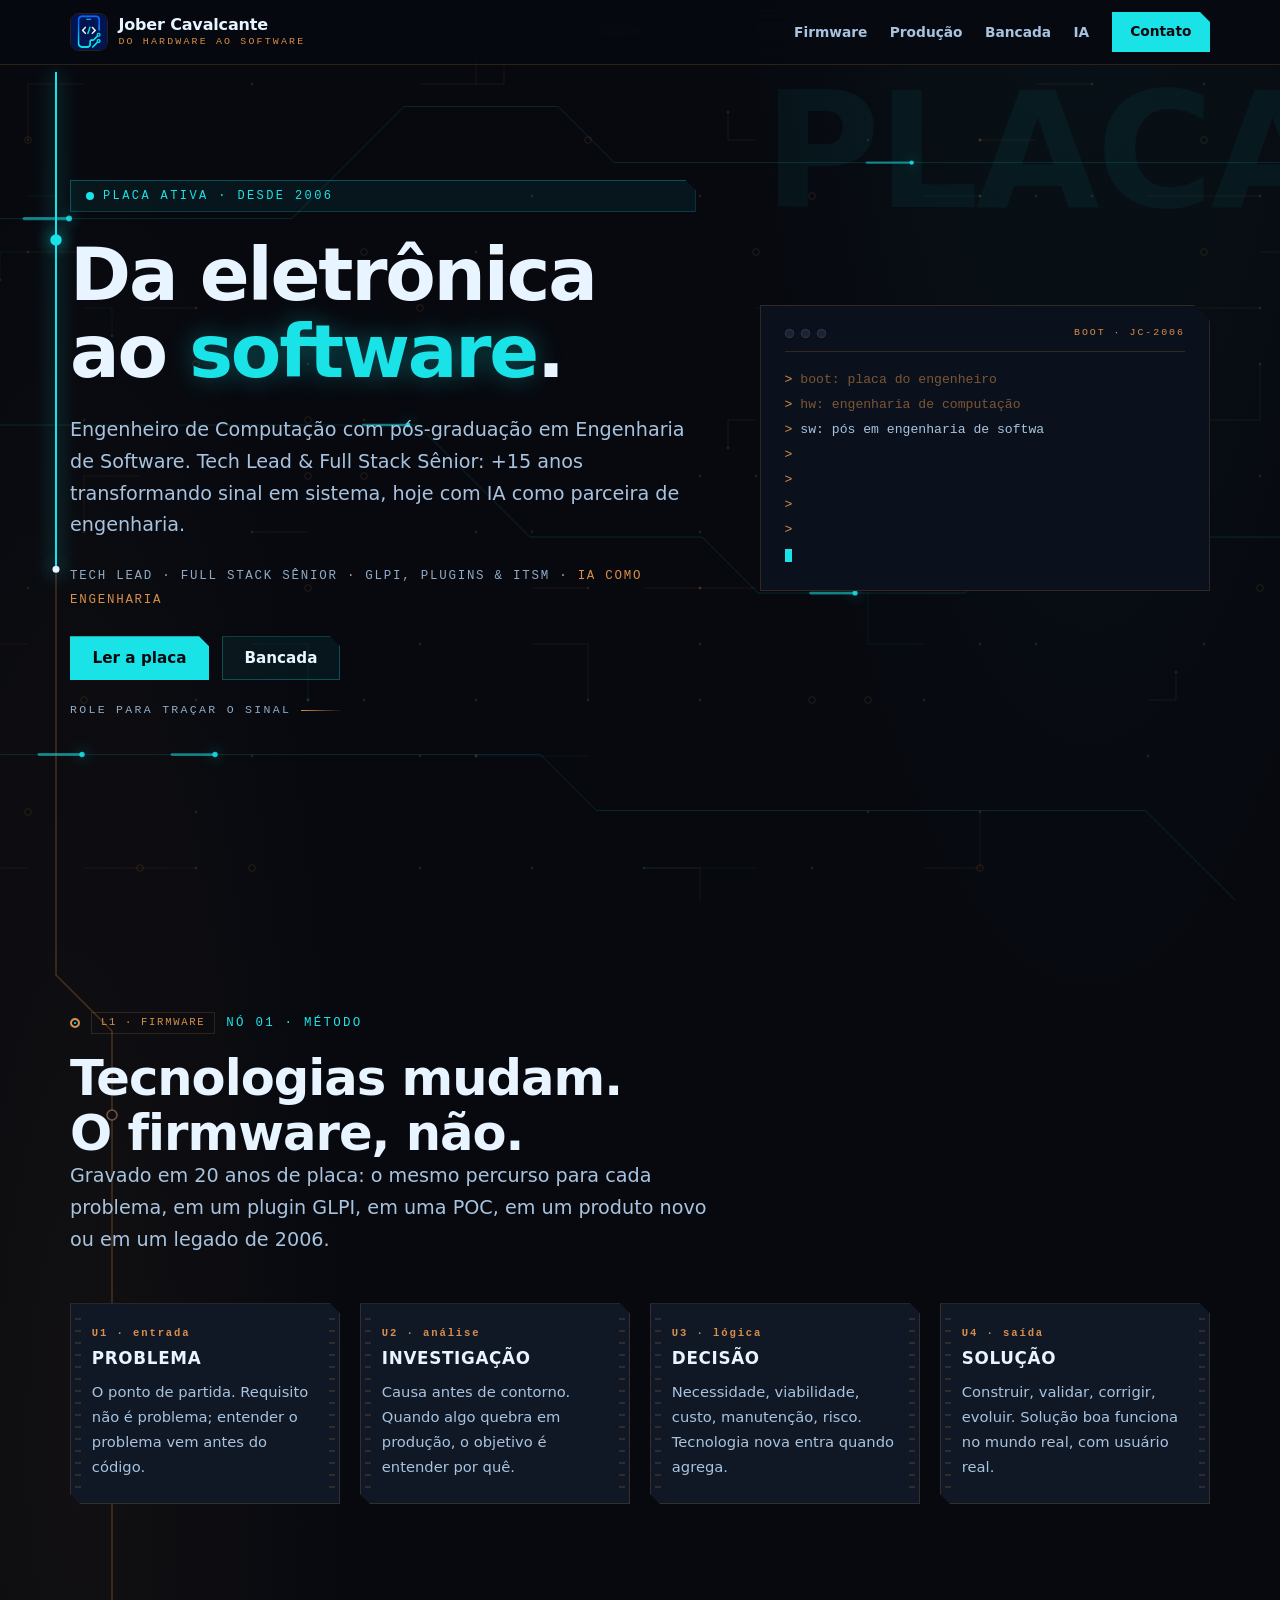
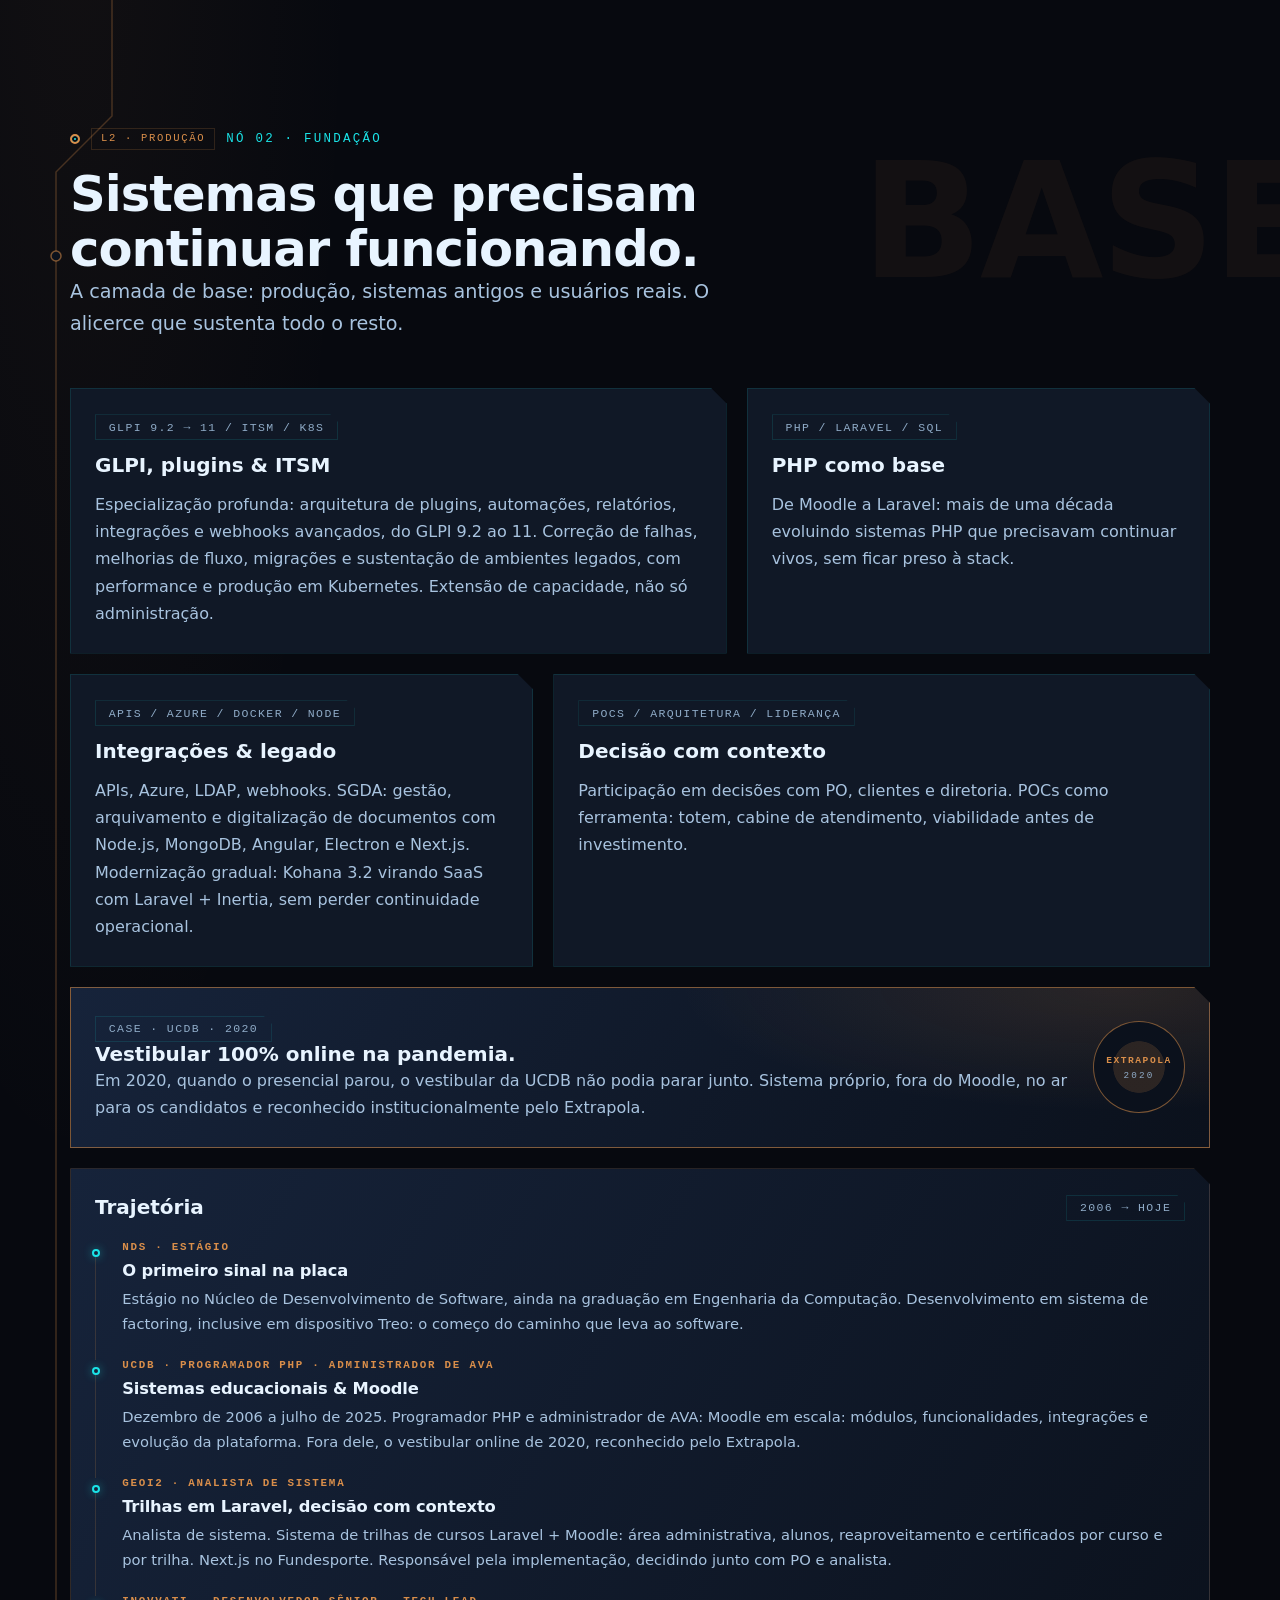
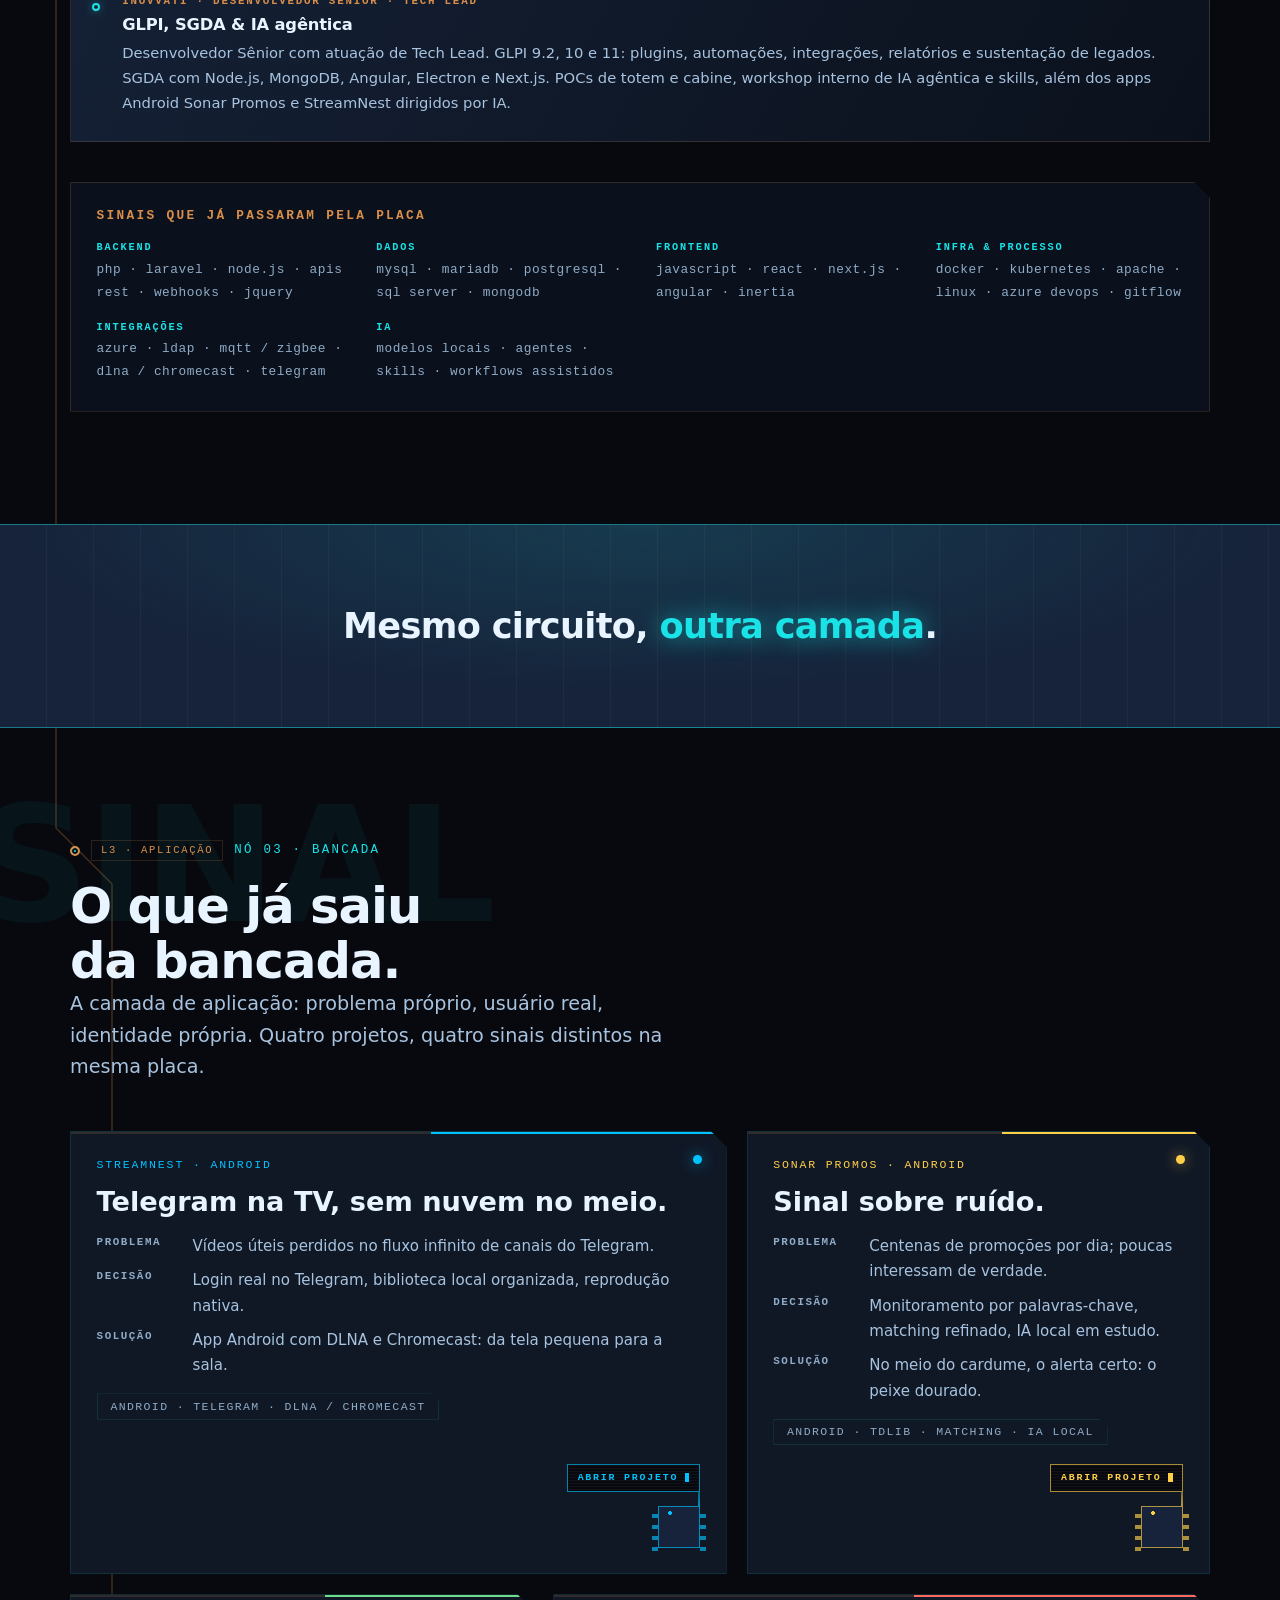
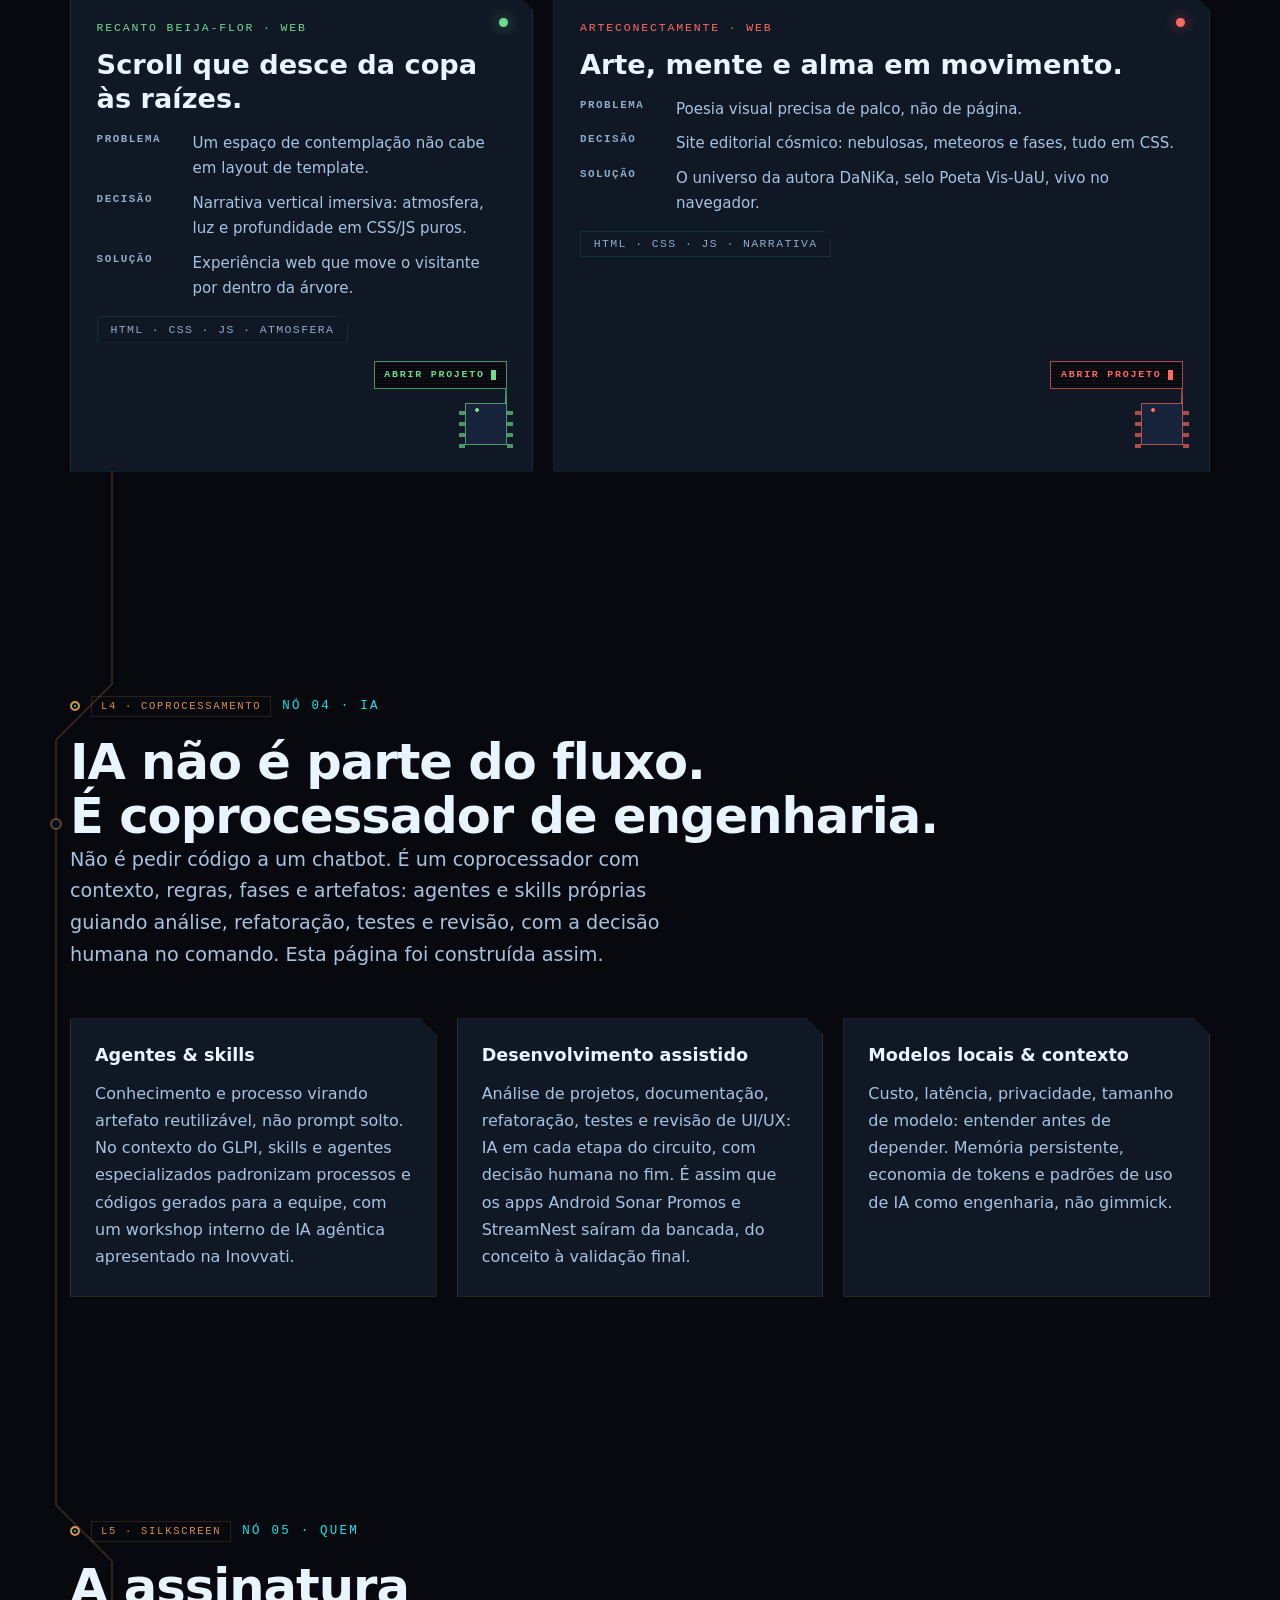
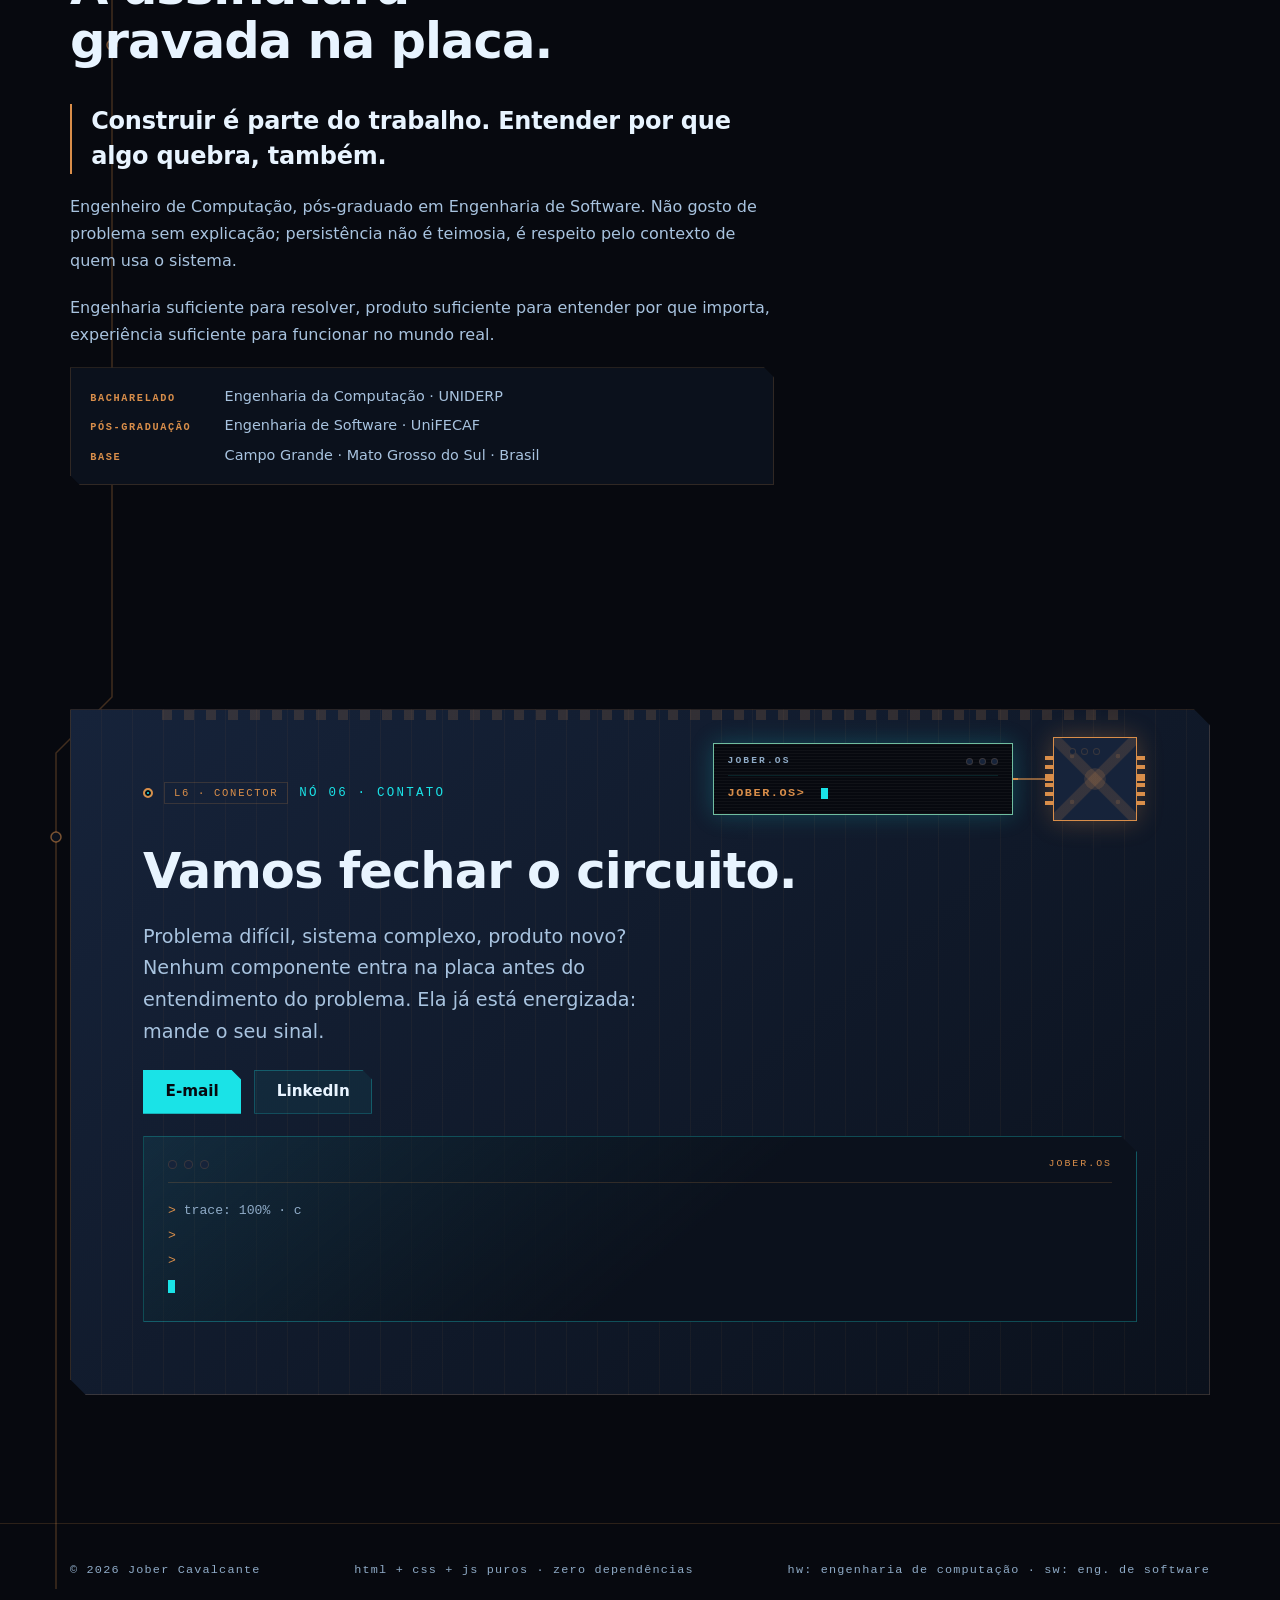
<file: site/index.html>
<!DOCTYPE html>
<html lang="pt-BR" class="no-js">
<head>
  <meta charset="UTF-8">
  <meta name="viewport" content="width=device-width, initial-scale=1">
  <title>Jober Cavalcante · Tech Lead & Full Stack Sênior · Do hardware ao software</title>
  <meta name="description" content="Engenheiro de Computação com pós em Engenharia de Software. Tech Lead e Full Stack Sênior: GLPI, ITSM, PHP, produtos próprios e IA como engenharia.">
  <link rel="canonical" href="https://jober.dev.br/">
  <meta property="og:title" content="Jober Cavalcante · A Placa do Engenheiro">
  <meta property="og:description" content="Do hardware ao software: Tech Lead & Full Stack Sênior com +15 anos de produção, produtos próprios e IA como engenharia.">
  <meta property="og:image" content="https://jober.dev.br/og.png?v=6">
  <meta property="og:image:alt" content="Cartão escuro com trilhas de circuito: logo de celular com código, nome Jober Cavalcante, título Do hardware ao software e terminal de boot com destaques da carreira.">
  <meta property="og:type" content="website">
  <meta property="og:url" content="https://jober.dev.br/">
  <meta name="twitter:card" content="summary_large_image">
  <meta name="theme-color" content="#07090f">
  <meta name="color-scheme" content="dark">
  <link rel="icon" type="image/png" href="assets/logo.png?v=9">
  <link rel="stylesheet" href="css/styles.css?v=7">
  <script>document.documentElement.classList.replace("no-js", "js");</script>
</head>
<body>
  <a class="skip-link" href="#conteudo">Pular para o conteúdo</a>

  <!-- pad PCB determinístico + pulsos (board-fx.js) -->
  <canvas id="board-canvas" class="board-canvas" aria-hidden="true"></canvas>

  <!-- trilha que se desenha com o scroll (script.js) -->
  <svg id="trace" aria-hidden="true"></svg>

  <header class="nav">
    <div class="container nav__inner">
      <a class="nav__brand" href="#topo" aria-label="Início · Jober Cavalcante">
        <img src="assets/logo.png?v=9" alt="" width="38" height="38">
        <span>Jober Cavalcante<small>do hardware ao software</small></span>
      </a>

      <nav aria-label="Navegação principal">
        <button class="nav-toggle" id="nav-toggle" aria-expanded="false" aria-controls="nav-menu" aria-label="Abrir menu">
          <svg width="20" height="20" viewBox="0 0 20 20" aria-hidden="true">
            <path d="M3 5h14M3 10h14M3 15h14" stroke="currentColor" stroke-width="2" stroke-linecap="round"/>
          </svg>
        </button>
        <ul class="nav-links" id="nav-menu">
          <li><a href="#metodo">Firmware</a></li>
          <li><a href="#fundacao">Produção</a></li>
          <li><a href="#bancada">Bancada</a></li>
          <li><a href="#ia">IA</a></li>
          <li><a class="btn btn--primary btn--nav" href="#contato">Contato</a></li>
        </ul>
      </nav>
    </div>
  </header>

  <main id="conteudo">

    <!-- ============ BOOT / HERO ============ -->
    <section class="hero" id="topo" aria-labelledby="hero-titulo">
      <span class="ghost" aria-hidden="true">PLACA</span>
      <div class="container hero__grid">
        <div class="hero__copy">
          <p class="eyebrow" data-reveal><span class="live-dot" aria-hidden="true"></span> placa ativa · desde 2006</p>
          <h1 id="hero-titulo" data-reveal>Da eletrônica<br>ao <em id="decode" aria-label="software">software</em>.</h1>
          <p class="lead" data-reveal>Engenheiro de Computação com pós-graduação em Engenharia de Software. Tech Lead &amp; Full Stack Sênior: +15 anos transformando sinal em sistema, hoje com IA como parceira de engenharia.</p>
          <p class="hero__meta" data-reveal>tech lead · full stack sênior · glpi, plugins &amp; itsm · <b>ia como engenharia</b></p>
          <div class="hero__actions" data-reveal>
            <a class="btn btn--primary" href="#metodo">Ler a placa</a>
            <a class="btn btn--ghost" href="#bancada">Bancada</a>
          </div>
          <p class="hero__scroll-hint" data-reveal>role para traçar o sinal</p>
        </div>

        <pre class="boot" id="boot" data-reveal aria-label="Sequência de boot ilustrativa do perfil"><span class="boot__bar" aria-hidden="true"><i></i><i></i><i></i><span>boot · jc-2006</span></span><span class="boot__line boot__line--hw">boot: placa do engenheiro</span><span class="boot__line boot__line--hw">hw: engenharia de computação</span><span class="boot__line boot__line--sw">sw: pós em engenharia de software</span><span class="boot__line boot__line--sw">stack: php · laravel · js · sql · android</span><span class="boot__line boot__line--ai">ia: agentes, skills e memória de projeto</span><span class="boot__line boot__line--ai">ia: engenharia assistida, não gimmick</span><span class="boot__line">status: pronto para resolver problemas</span><span class="boot__cursor" aria-hidden="true"></span></pre>
      </div>
    </section>

    <!-- ============ NÓ 01 · FIRMWARE (método) ============ -->
    <section id="metodo" aria-labelledby="metodo-titulo">
      <div class="container">
        <header class="section-head" data-reveal>
          <p class="kicker"><span class="kicker__pad" aria-hidden="true"></span><span class="kicker__layer">L1 · firmware</span> nó 01 · método</p>
          <h2 id="metodo-titulo">Tecnologias mudam.<br>O firmware, não.</h2>
          <p class="lead">Gravado em 20 anos de placa: o mesmo percurso para cada problema, em um plugin GLPI, em uma POC, em um produto novo ou em um legado de 2006.</p>
        </header>

        <ol class="chips">
          <li class="chip" data-reveal>
            <span class="chip__id">U1 · entrada</span>
            <h3>Problema</h3>
            <p>O ponto de partida. Requisito não é problema; entender o problema vem antes do código.</p>
          </li>
          <li class="chip" data-reveal>
            <span class="chip__id">U2 · análise</span>
            <h3>Investigação</h3>
            <p>Causa antes de contorno. Quando algo quebra em produção, o objetivo é entender por quê.</p>
          </li>
          <li class="chip" data-reveal>
            <span class="chip__id">U3 · lógica</span>
            <h3>Decisão</h3>
            <p>Necessidade, viabilidade, custo, manutenção, risco. Tecnologia nova entra quando agrega.</p>
          </li>
          <li class="chip" data-reveal>
            <span class="chip__id">U4 · saída</span>
            <h3>Solução</h3>
            <p>Construir, validar, corrigir, evoluir. Solução boa funciona no mundo real, com usuário real.</p>
          </li>
        </ol>
      </div>
    </section>

    <!-- ============ NÓ 02 · PRODUÇÃO (fundação) ============ -->
    <section id="fundacao" aria-labelledby="fundacao-titulo">
      <span class="ghost ghost--copper ghost--fundacao" aria-hidden="true">BASE</span>
      <div class="container">
        <header class="section-head" data-reveal>
          <p class="kicker"><span class="kicker__pad" aria-hidden="true"></span><span class="kicker__layer">L2 · produção</span> nó 02 · fundação</p>
          <h2 id="fundacao-titulo">Sistemas que precisam<br>continuar funcionando.</h2>
          <p class="lead">A camada de base: produção, sistemas antigos e usuários reais. O alicerce que sustenta todo o resto.</p>
        </header>

        <div class="found-grid">
          <article class="card card--wide" data-reveal>
            <span class="tag">glpi 9.2 → 11 / itsm / k8s</span>
            <h3>GLPI, plugins &amp; ITSM</h3>
            <p>Especialização profunda: arquitetura de plugins, automações, relatórios, integrações e webhooks avançados, do GLPI 9.2 ao 11. Correção de falhas, melhorias de fluxo, migrações e sustentação de ambientes legados, com performance e produção em Kubernetes. Extensão de capacidade, não só administração.</p>
          </article>

          <article class="card card--mid" data-reveal>
            <span class="tag">php / laravel / sql</span>
            <h3>PHP como base</h3>
            <p>De Moodle a Laravel: mais de uma década evoluindo sistemas PHP que precisavam continuar vivos, sem ficar preso à stack.</p>
          </article>

          <article class="card card--mid" data-reveal>
            <span class="tag">apis / azure / docker / node</span>
            <h3>Integrações &amp; legado</h3>
            <p>APIs, Azure, LDAP, webhooks. SGDA: gestão, arquivamento e digitalização de documentos com Node.js, MongoDB, Angular, Electron e Next.js. Modernização gradual: Kohana 3.2 virando SaaS com Laravel + Inertia, sem perder continuidade operacional.</p>
          </article>

          <article class="card card--wide" data-reveal>
            <span class="tag">pocs / arquitetura / liderança</span>
            <h3>Decisão com contexto</h3>
            <p>Participação em decisões com PO, clientes e diretoria. POCs como ferramenta: totem, cabine de atendimento, viabilidade antes de investimento.</p>
          </article>

          <article class="card card--full card--extrapola" data-reveal>
            <span class="extrapola__seal" aria-hidden="true"><b>extrapola</b><i>2020</i></span>
            <div>
              <span class="tag">case · ucdb · 2020</span>
              <h3>Vestibular 100% online na pandemia.</h3>
              <p>Em 2020, quando o presencial parou, o vestibular da UCDB não podia parar junto. Sistema próprio, fora do Moodle, no ar para os candidatos e reconhecido institucionalmente pelo Extrapola.</p>
            </div>
          </article>

          <article class="card card--full card--trajetoria" data-reveal>
            <div class="traj-head">
              <h3>Trajetória</h3>
              <span class="tag">2006 → hoje</span>
            </div>
            <ol class="traj">
              <li class="traj__item">
                <p class="traj__period">nds · estágio</p>
                <h4>O primeiro sinal na placa</h4>
                <p>Estágio no Núcleo de Desenvolvimento de Software, ainda na graduação em Engenharia da Computação. Desenvolvimento em sistema de factoring, inclusive em dispositivo Treo: o começo do caminho que leva ao software.</p>
              </li>
              <li class="traj__item">
                <p class="traj__period">ucdb · programador php · administrador de ava</p>
                <h4>Sistemas educacionais &amp; Moodle</h4>
                <p>Dezembro de 2006 a julho de 2025. Programador PHP e administrador de AVA: Moodle em escala: módulos, funcionalidades, integrações e evolução da plataforma. Fora dele, o vestibular online de 2020, reconhecido pelo Extrapola.</p>
              </li>
              <li class="traj__item">
                <p class="traj__period">geoi2 · analista de sistema</p>
                <h4>Trilhas em Laravel, decisão com contexto</h4>
                <p>Analista de sistema. Sistema de trilhas de cursos Laravel + Moodle: área administrativa, alunos, reaproveitamento e certificados por curso e por trilha. Next.js no Fundesporte. Responsável pela implementação, decidindo junto com PO e analista.</p>
              </li>
              <li class="traj__item">
                <p class="traj__period">inovvati · desenvolvedor sênior · tech lead</p>
                <h4>GLPI, SGDA &amp; IA agêntica</h4>
                <p>Desenvolvedor Sênior com atuação de Tech Lead. GLPI 9.2, 10 e 11: plugins, automações, integrações, relatórios e sustentação de legados. SGDA com Node.js, MongoDB, Angular, Electron e Next.js. POCs de totem e cabine, workshop interno de IA agêntica e skills, além dos apps Android Sonar Promos e StreamNest dirigidos por IA.</p>
              </li>
            </ol>
          </article>

          <div class="stack" data-reveal>
            <h3>Sinais que já passaram pela placa</h3>
            <div class="stack-grid">
              <div class="stack-group">
                <span>backend</span>
                <p>php · laravel · node.js · apis rest · webhooks · jquery</p>
              </div>
              <div class="stack-group">
                <span>dados</span>
                <p>mysql · mariadb · postgresql · sql server · mongodb</p>
              </div>
              <div class="stack-group">
                <span>frontend</span>
                <p>javascript · react · next.js · angular · inertia</p>
              </div>
              <div class="stack-group">
                <span>infra &amp; processo</span>
                <p>docker · kubernetes · apache · linux · azure devops · gitflow</p>
              </div>
              <div class="stack-group">
                <span>integrações</span>
                <p>azure · ldap · mqtt / zigbee · dlna / chromecast · telegram</p>
              </div>
              <div class="stack-group">
                <span>ia</span>
                <p>modelos locais · agentes · skills · workflows assistidos</p>
              </div>
            </div>
          </div>
        </div>
      </div>
    </section>

    <!-- faixa de transição do arco -->
    <div class="band--drench" id="drench">
      <div class="container" data-reveal>
        <p>Mesmo circuito, <span>outra camada</span>.</p>
      </div>
    </div>

    <!-- ============ NÓ 03 · APLICAÇÃO (bancada) ============ -->
    <section id="bancada" aria-labelledby="bancada-titulo">
      <span class="ghost ghost--produtos" aria-hidden="true">SINAL</span>
      <div class="container">
        <header class="section-head" data-reveal>
          <p class="kicker"><span class="kicker__pad" aria-hidden="true"></span><span class="kicker__layer">L3 · aplicação</span> nó 03 · bancada</p>
          <h2 id="bancada-titulo">O que já saiu<br>da bancada.</h2>
          <p class="lead">A camada de aplicação: problema próprio, usuário real, identidade própria. Quatro projetos, quatro sinais distintos na mesma placa.</p>
        </header>

        <div class="cases">
          <article class="case case--stream" data-reveal>
            <p class="case__kicker">streamnest · android</p>
            <h3>Telegram na TV, sem nuvem no meio.</h3>
            <ul class="case__arc">
              <li><b>problema</b><span>Vídeos úteis perdidos no fluxo infinito de canais do Telegram.</span></li>
              <li><b>decisão</b><span>Login real no Telegram, biblioteca local organizada, reprodução nativa.</span></li>
              <li><b>solução</b><span>App Android com DLNA e Chromecast: da tela pequena para a sala.</span></li>
            </ul>
            <span class="tag">android · telegram · dlna / chromecast</span>
            <a class="chip-link" href="https://streamnest.pages.dev/" target="_blank" rel="noopener" aria-label="Abrir projeto StreamNest">
              <span class="chip-link__lcd" aria-hidden="true">abrir projeto<span class="chip-link__lcd-cursor"></span></span>
              <span class="chip-link__trace" aria-hidden="true"></span>
              <span class="chip-link__ic" aria-hidden="true"></span>
              <span class="chip-link__tip">streamnest</span>
            </a>
          </article>

          <article class="case case--sonar" data-reveal>
            <p class="case__kicker">sonar promos · android</p>
            <h3>Sinal sobre ruído.</h3>
            <ul class="case__arc">
              <li><b>problema</b><span>Centenas de promoções por dia; poucas interessam de verdade.</span></li>
              <li><b>decisão</b><span>Monitoramento por palavras-chave, matching refinado, IA local em estudo.</span></li>
              <li><b>solução</b><span>No meio do cardume, o alerta certo: o peixe dourado.</span></li>
            </ul>
            <span class="tag">android · tdlib · matching · ia local</span>
            <a class="chip-link" href="https://sonarpromos.pages.dev/" target="_blank" rel="noopener" aria-label="Abrir projeto Sonar Promos">
              <span class="chip-link__lcd" aria-hidden="true">abrir projeto<span class="chip-link__lcd-cursor"></span></span>
              <span class="chip-link__trace" aria-hidden="true"></span>
              <span class="chip-link__ic" aria-hidden="true"></span>
              <span class="chip-link__tip">sonar promos</span>
            </a>
          </article>

          <article class="case case--recanto" data-reveal>
            <p class="case__kicker">recanto beija-flor · web</p>
            <h3>Scroll que desce da copa às raízes.</h3>
            <ul class="case__arc">
              <li><b>problema</b><span>Um espaço de contemplação não cabe em layout de template.</span></li>
              <li><b>decisão</b><span>Narrativa vertical imersiva: atmosfera, luz e profundidade em CSS/JS puros.</span></li>
              <li><b>solução</b><span>Experiência web que move o visitante por dentro da árvore.</span></li>
            </ul>
            <span class="tag">html · css · js · atmosfera</span>
            <a class="chip-link" href="https://recanto-beijaflor.pages.dev/" target="_blank" rel="noopener" aria-label="Abrir projeto Recanto Beija-Flor">
              <span class="chip-link__lcd" aria-hidden="true">abrir projeto<span class="chip-link__lcd-cursor"></span></span>
              <span class="chip-link__trace" aria-hidden="true"></span>
              <span class="chip-link__ic" aria-hidden="true"></span>
              <span class="chip-link__tip">recanto beija-flor</span>
            </a>
          </article>

          <article class="case case--arte" data-reveal>
            <p class="case__kicker">arteconectamente · web</p>
            <h3>Arte, mente e alma em movimento.</h3>
            <ul class="case__arc">
              <li><b>problema</b><span>Poesia visual precisa de palco, não de página.</span></li>
              <li><b>decisão</b><span>Site editorial cósmico: nebulosas, meteoros e fases, tudo em CSS.</span></li>
              <li><b>solução</b><span>O universo da autora DaNiKa, selo Poeta Vis-UaU, vivo no navegador.</span></li>
            </ul>
            <span class="tag">html · css · js · narrativa</span>
            <a class="chip-link" href="https://arteconectamente.pages.dev/" target="_blank" rel="noopener" aria-label="Abrir projeto ARTEconectaMENTE">
              <span class="chip-link__lcd" aria-hidden="true">abrir projeto<span class="chip-link__lcd-cursor"></span></span>
              <span class="chip-link__trace" aria-hidden="true"></span>
              <span class="chip-link__ic" aria-hidden="true"></span>
              <span class="chip-link__tip">arteconectamente</span>
            </a>
          </article>
        </div>
      </div>
    </section>

    <!-- ============ NÓ 04 · COPROCESSAMENTO (IA) ============ -->
    <section id="ia" aria-labelledby="ia-titulo">
      <div class="container">
        <header class="section-head" data-reveal>
          <p class="kicker"><span class="kicker__pad" aria-hidden="true"></span><span class="kicker__layer">L4 · coprocessamento</span> nó 04 · ia</p>
          <h2 id="ia-titulo">IA não é parte do fluxo.<br>É coprocessador de engenharia.</h2>
          <p class="lead">Não é pedir código a um chatbot. É um coprocessador com contexto, regras, fases e artefatos: agentes e skills próprias guiando análise, refatoração, testes e revisão, com a decisão humana no comando. Esta página foi construída assim.</p>
        </header>

        <div class="split">
          <article class="card" data-reveal>
            <h3>Agentes &amp; skills</h3>
            <p>Conhecimento e processo virando artefato reutilizável, não prompt solto. No contexto do GLPI, skills e agentes especializados padronizam processos e códigos gerados para a equipe, com um workshop interno de IA agêntica apresentado na Inovvati.</p>
          </article>
          <article class="card" data-reveal>
            <h3>Desenvolvimento assistido</h3>
            <p>Análise de projetos, documentação, refatoração, testes e revisão de UI/UX: IA em cada etapa do circuito, com decisão humana no fim. É assim que os apps Android Sonar Promos e StreamNest saíram da bancada, do conceito à validação final.</p>
          </article>
          <article class="card" data-reveal>
            <h3>Modelos locais &amp; contexto</h3>
            <p>Custo, latência, privacidade, tamanho de modelo: entender antes de depender. Memória persistente, economia de tokens e padrões de uso de IA como engenharia, não gimmick.</p>
          </article>
        </div>
      </div>
    </section>

    <!-- ============ NÓ 05 · SILKSCREEN (quem) ============ -->
    <section id="quem" aria-labelledby="quem-titulo">
      <div class="container">
        <header class="section-head" data-reveal>
          <p class="kicker"><span class="kicker__pad" aria-hidden="true"></span><span class="kicker__layer">L5 · silkscreen</span> nó 05 · quem</p>
          <h2 id="quem-titulo">A assinatura<br>gravada na placa.</h2>
        </header>

        <div class="who">
          <blockquote data-reveal>Construir é parte do trabalho. Entender por que algo quebra, também.</blockquote>
          <p data-reveal>Engenheiro de Computação, pós-graduado em Engenharia de Software. Não gosto de problema sem explicação; persistência não é teimosia, é respeito pelo contexto de quem usa o sistema.</p>
          <p data-reveal>Engenharia suficiente para resolver, produto suficiente para entender por que importa, experiência suficiente para funcionar no mundo real.</p>
          <ul class="who__edu" data-reveal>
            <li><span>bacharelado</span>Engenharia da Computação · UNIDERP</li>
            <li><span>pós-graduação</span>Engenharia de Software · UniFECAF</li>
            <li><span>base</span>Campo Grande · Mato Grosso do Sul · Brasil</li>
          </ul>
        </div>
      </div>
    </section>

    <!-- ============ NÓ 06 · CONECTOR (contato) ============ -->
    <section class="cta-final" id="contato" aria-labelledby="cta-titulo">
      <div class="container">
        <div class="cta-panel">
          <p class="kicker" data-reveal><span class="kicker__pad" aria-hidden="true"></span><span class="kicker__layer">L6 · conector</span> nó 06 · contato</p>
          <h2 id="cta-titulo" data-reveal>Vamos fechar o circuito.</h2>
          <p class="lead" data-reveal>Problema difícil, sistema complexo, produto novo? Nenhum componente entra na placa antes do entendimento do problema. Ela já está energizada: mande o seu sinal.</p>
          <div class="cta-panel__actions" data-reveal>
            <a class="btn btn--primary" href="mailto:jober.cavalcante@gmail.com">E-mail</a>
            <a class="btn btn--ghost" href="https://www.linkedin.com/in/jobercavalcante/" target="_blank" rel="noopener">LinkedIn</a>
          </div>
          <pre class="boot boot--final" id="boot-final" data-reveal><span class="boot__bar" aria-hidden="true"><i></i><i></i><i></i><span>jober.os</span></span><span class="boot__line">trace: 100% · circuito fechado</span><span class="boot__line">todos os nós responderam</span><span class="boot__line boot__line--ai">jober.os estável · pronto para o próximo problema</span><span class="boot__cursor" aria-hidden="true"></span></pre>

          <div class="cta-chip" id="cta-chip" aria-hidden="true">
            <div class="cta-chip__lcd">
              <span class="cta-chip__bar">jober.os<span class="cta-chip__leds"><i></i><i></i><i></i></span></span>
              <span class="cta-chip__line"><span class="cta-chip__prompt">jober.os&gt;</span><span class="cta-chip__text"></span><span class="cta-chip__cursor"></span></span>
            </div>
            <span class="cta-chip__trace"></span>
            <div class="cta-chip__ic">
              <span class="cta-chip__led cta-chip__led--a"></span>
              <span class="cta-chip__led cta-chip__led--b"></span>
              <span class="cta-chip__led cta-chip__led--c"></span>
            </div>
          </div>
        </div>
      </div>
    </section>
  </main>

  <footer class="footer">
    <div class="container footer__inner">
      <p>© <span id="ano">2026</span> Jober Cavalcante</p>
      <p>html + css + js puros · zero dependências</p>
      <p>hw: engenharia de computação · sw: eng. de software</p>
    </div>
  </footer>

  <button class="to-top" type="button" id="to-top" aria-label="Voltar ao topo" hidden>↑</button>

  <div class="toast" id="toast" role="status" aria-live="polite"></div>

  <script src="js/script.js?v=7" defer></script>
  <script src="js/board-fx.js?v=6" defer></script>
  <script src="js/glitch-fx.js?v=7" defer></script>
</body>
</html>
</file>
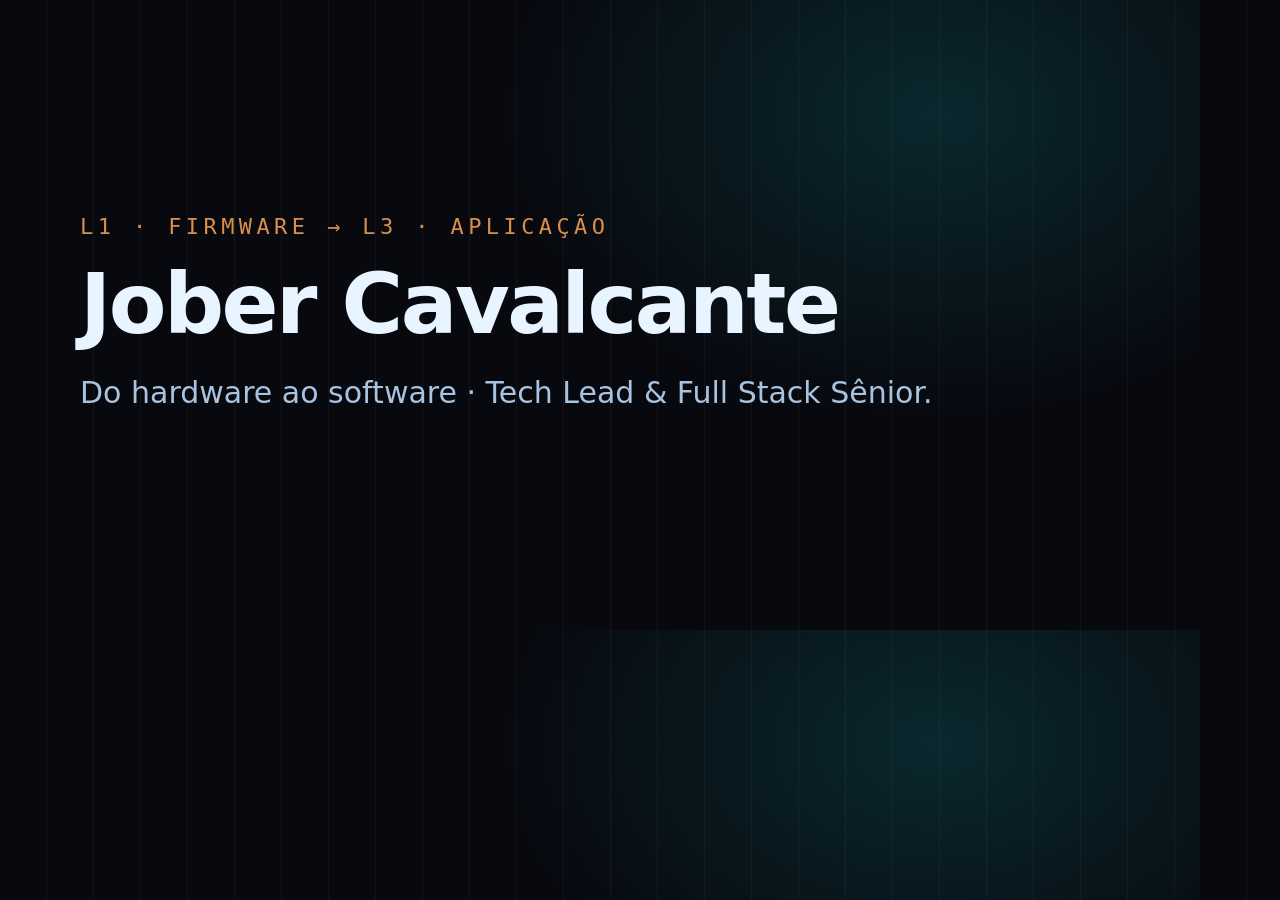
<file: site/og.html>
<!DOCTYPE html>
<html lang="pt-BR">
<head>
<meta charset="UTF-8">
<title>OG · Jober Cavalcante</title>
<style>
  * { margin: 0; box-sizing: border-box; }
  html, body { width: 1200px; height: 630px; overflow: hidden; }
  body {
    display: flex; flex-direction: column; justify-content: center; gap: 24px;
    padding: 80px;
    background:
      radial-gradient(60% 80% at 78% 18%, rgba(26, 227, 231, .14), transparent 60%),
      repeating-linear-gradient(90deg, transparent 0 46px, rgba(217, 142, 74, .07) 46px 47px),
      #07090f;
    font-family: "Space Grotesk", "Avenir Next", "Segoe UI", system-ui, sans-serif;
    color: #e8f4ff;
  }
  .kicker {
    font: 500 22px/1 "JetBrains Mono", "Cascadia Mono", ui-monospace, monospace;
    letter-spacing: .2em; text-transform: uppercase; color: #d98e4a;
  }
  h1 { font-size: 84px; line-height: 1.02; letter-spacing: -.03em; }
  p { font: 400 30px/1.4 "Manrope", "Segoe UI", system-ui, sans-serif; color: #a8c3df; max-width: 860px; }
</style>
</head>
<body>
  <span class="kicker">L1 · firmware → L3 · aplicação</span>
  <h1>Jober Cavalcante</h1>
  <p>Do hardware ao software · Tech Lead &amp; Full Stack Sênior.</p>
</body>
</html>
</file>
<file: site/css/styles.css>
/* ==========================================================================
   Jober Cavalcante · A Placa do Engenheiro
   Identidade própria: PCB viva · cobre (hardware) + ciano (sinal/software)
   DNA: narrative-landing-pages · zero dependências · dark-first
   ========================================================================== */

:root {
  /* Fundos · 4 camadas tonais azul-marinho (nunca preto puro) */
  --ink: #07090f;
  --ink-soft: #0b111c;
  --surface: #101826;
  --surface-2: #16233a;

  /* Sinal (software): único acento global de ação */
  --accent: #1ae3e7;
  --accent-strong: #10b9be;
  --accent-dark: #0a6b70;

  /* Cobre (hardware): segundo acento justificado pela narrativa hw↔sw */
  --copper: #d98e4a;
  --copper-soft: rgba(217, 142, 74, .55);
  --copper-dim: rgba(217, 142, 74, .16);

  /* Acentos locais de case study (um por projeto) */
  --case-stream: #00c2ff;
  --case-sonar: #ffcf48;
  --case-recanto: #6fdc8c;
  --case-arte: #ff6a5e;

  /* Texto · 3 níveis */
  --text: #e8f4ff;
  --muted: #a8c3df;
  --dim: #8fabc7;

  /* Linhas */
  --line: rgba(26, 227, 231, .12);
  --line-strong: rgba(26, 227, 231, .28);
  --line-copper: rgba(217, 142, 74, .18);

  /* Chanfro 45° · assinatura geométrica da placa (quebra o raio 16px dos outros projetos) */
  --chamfer: 16px;
  --chamfer-sm: 10px;

  /* Native Type Rule: nenhuma fonte remota */
  --font-title: "Space Grotesk", "Avenir Next", "Segoe UI Variable Display", "Segoe UI", system-ui, sans-serif;
  --font-body: "Manrope", "Segoe UI", system-ui, sans-serif;
  --font-mono: "JetBrains Mono", "Cascadia Mono", ui-monospace, "SF Mono", monospace;
}

/* ---------- base ---------- */

*, *::before, *::after { box-sizing: border-box; }

html, body { overflow-x: clip; }

html { scroll-behavior: smooth; }

body {
  margin: 0;
  background:
    radial-gradient(48% 34% at 85% -8%, rgba(26, 227, 231, .06), transparent 62%),
    radial-gradient(36% 28% at 6% 18%, rgba(217, 142, 74, .05), transparent 60%),
    var(--ink);
  color: var(--text);
  font: 400 clamp(1rem, 1.2vw, 1.125rem)/1.7 var(--font-body);
  -webkit-font-smoothing: antialiased;
}

h1, h2, h3 { margin: 0; color: var(--text); font-family: var(--font-title); }

h1 {
  font-size: clamp(2.6rem, 6.5vw, 4.6rem);
  line-height: 1.05;
  letter-spacing: -.03em;
  font-weight: 700;
  text-wrap: balance;
}

h2 {
  font-size: clamp(1.9rem, 4.5vw, 3.1rem);
  line-height: 1.1;
  letter-spacing: -.02em;
  font-weight: 700;
  text-wrap: balance;
}

h3 {
  font-size: clamp(1.25rem, 2.5vw, 1.6rem);
  line-height: 1.25;
  font-weight: 600;
}

p { margin: 0; color: var(--muted); }

a { color: var(--accent); }

::selection { background: rgba(26, 227, 231, .28); color: var(--text); }

:focus-visible { outline: 2px solid var(--accent); outline-offset: 3px; border-radius: 4px; }

.container { width: min(1140px, 100% - 2.5rem); margin-inline: auto; }

section { padding-block: clamp(4rem, 9vw, 7rem); position: relative; }

main { position: relative; z-index: 1; }

.skip-link {
  position: fixed; top: -100px; left: 1rem; z-index: 100;
  background: var(--accent); color: var(--ink);
  padding: .6rem 1rem;
  font: 700 .85rem/1 var(--font-body); text-decoration: none;
  transition: top .25s ease;
}
.skip-link:focus { top: 1rem; }

/* ---------- camadas fixas: board canvas + trace svg ---------- */

.board-canvas {
  position: fixed; inset: 0; z-index: -1;
  width: 100%; height: 100%;
  pointer-events: none;
}

#trace {
  position: absolute; top: 0; left: 0;
  z-index: 0;
  pointer-events: none;
  overflow: visible;
}

#trace .trace-path {
  fill: none;
  stroke: var(--copper-soft);
  stroke-width: 1.5;
  opacity: .5;
}

#trace .trace-glow {
  fill: none;
  stroke: var(--accent);
  stroke-width: 2;
  filter: drop-shadow(0 0 6px rgba(26, 227, 231, .7));
}

#trace .trace-node {
  fill: var(--ink-soft);
  stroke: var(--copper-soft);
  stroke-width: 1.5;
  transition: fill .4s ease, stroke .4s ease;
}

#trace .trace-node.is-lit {
  fill: var(--accent);
  stroke: var(--accent);
  filter: drop-shadow(0 0 8px rgba(26, 227, 231, .8));
}

#trace .trace-head {
  fill: var(--text);
  filter: drop-shadow(0 0 10px rgba(26, 227, 231, .9));
}

/* pulso final: o sinal viaja até o conector */
#trace .trace-pulse {
  fill: #d8fdff;
  filter: drop-shadow(0 0 12px rgba(26, 227, 231, 1));
}

/* circuito fechado: traço completo ganha brilho máximo */
#trace.is-complete .trace-glow {
  filter: drop-shadow(0 0 11px rgba(26, 227, 231, .95));
}

body.circuit-closed #trace .trace-node.is-lit {
  filter: drop-shadow(0 0 10px rgba(26, 227, 231, .9));
}

/* ---------- átomos ---------- */

.kicker {
  display: flex; align-items: center; gap: .7rem;
  margin: 0 0 1.1rem;
  font: 500 .78rem/1 var(--font-mono);
  letter-spacing: .18em; text-transform: uppercase;
  color: var(--accent);
}

.kicker__pad {
  width: 10px; height: 10px;
  border: 2px solid var(--copper);
  border-radius: 50%;
  background: var(--ink);
  box-shadow: inset 0 0 0 2px var(--ink);
  flex: none;
  transition: background .4s ease;
}

.is-visible .kicker__pad,
section.is-lit .kicker__pad { background: var(--accent); }

.kicker__layer {
  color: var(--copper);
  border: 1px solid var(--line-copper);
  padding: .28rem .55rem;
  font-size: .66rem;
  letter-spacing: .16em;
}

.eyebrow {
  display: inline-flex; gap: .55rem; align-items: center;
  font: 500 .75rem/1 var(--font-mono);
  letter-spacing: .2em; text-transform: uppercase;
  color: var(--accent);
  padding: .55rem .95rem;
  border: 1px solid var(--line-strong);
  background: rgba(26, 227, 231, .06);
  clip-path: polygon(0 0, calc(100% - var(--chamfer-sm)) 0, 100% var(--chamfer-sm), 100% 100%, 0 100%);
}

.live-dot {
  width: 8px; height: 8px; border-radius: 50%;
  background: var(--accent);
  animation: pulse 2.2s ease-in-out infinite;
}

@keyframes pulse {
  0%   { box-shadow: 0 0 0 0 rgba(26, 227, 231, .45); }
  70%  { box-shadow: 0 0 0 9px rgba(26, 227, 231, 0); }
  100% { box-shadow: 0 0 0 0 rgba(26, 227, 231, 0); }
}

.lead {
  font-size: clamp(1.05rem, 1.5vw, 1.2rem);
  line-height: 1.65;
  max-width: 40rem;
}

.ghost {
  position: absolute; z-index: -1;
  font: 800 clamp(4.5rem, 14vw, 10rem)/1 var(--font-title);
  letter-spacing: -.02em;
  color: rgba(26, 227, 231, .05);
  user-select: none; pointer-events: none; white-space: nowrap;
}

.ghost--copper { color: rgba(217, 142, 74, .06); }

.hero .ghost { top: 8%; right: -4%; }

.ghost--fundacao { top: 6%; right: -3%; }

.ghost--produtos { top: 4%; left: -2%; }

.tag {
  display: inline-block;
  font: 500 .72rem/1 var(--font-mono);
  letter-spacing: .12em; text-transform: uppercase;
  color: var(--dim);
  border: 1px solid var(--line);
  padding: .4rem .8rem;
  clip-path: polygon(0 0, calc(100% - 8px) 0, 100% 8px, 100% 100%, 0 100%);
}

/* ---------- nav ---------- */

.nav {
  position: fixed; inset-inline: 0; top: 0; z-index: 50;
  background: rgba(7, 9, 15, .8);
  backdrop-filter: blur(14px);
  -webkit-backdrop-filter: blur(14px);
  border-bottom: 1px solid var(--line-copper);
}

.nav__inner {
  display: flex; align-items: center; justify-content: space-between;
  gap: 1rem; min-height: 64px;
}

.nav__brand {
  display: inline-flex; align-items: center; gap: .65rem;
  color: var(--text); text-decoration: none;
  font: 700 1rem/1 var(--font-title); letter-spacing: -.01em;
}

.nav__brand img {
  display: block;
  width: 38px; height: 38px;
  object-fit: cover;
  border-radius: 9px;
  border: 1px solid var(--line-copper);
}

.nav__brand small {
  display: block;
  font: 500 .62rem/1 var(--font-mono);
  letter-spacing: .22em; text-transform: uppercase;
  color: var(--copper);
  margin-top: .2rem;
}

.nav-links {
  display: flex; align-items: center; gap: 1.4rem;
  list-style: none; margin: 0; padding: 0;
}

.nav-links a {
  color: var(--muted); text-decoration: none;
  font: 600 .86rem/1 var(--font-body);
  padding: .5rem 0;
  transition: color .25s ease;
}

.nav-links a:hover { color: var(--text); }

/* especificidade maior que .nav-links a: texto escuro sobre ciano + padding do botão */
.nav-links a.btn--primary { color: var(--ink); }
.nav-links a.btn { padding: .55rem 1.1rem; }

.nav-toggle {
  display: none;
  background: none; border: 1px solid var(--line-copper);
  color: var(--text);
  width: 44px; height: 44px;
  align-items: center; justify-content: center;
  cursor: pointer;
}

/* ---------- botões (chanfro de um canto) ---------- */

.btn {
  display: inline-flex; align-items: center; justify-content: center; gap: .55rem;
  min-height: 44px;
  padding: .72rem 1.35rem;
  border: 1px solid transparent;
  font: 700 .95rem/1 var(--font-body);
  text-decoration: none; cursor: pointer;
  clip-path: polygon(0 0, calc(100% - var(--chamfer-sm)) 0, 100% var(--chamfer-sm), 100% 100%, 0 100%);
  transition: background .25s ease, border-color .25s ease, transform .15s ease;
}

.btn:active { transform: translateY(1px) scale(.98); }

.btn--primary { background: var(--accent); color: var(--ink); }
a.btn--primary { color: var(--ink); }
.btn--primary:hover { background: var(--accent-strong); }

.btn--ghost {
  background: rgba(26, 227, 231, .06);
  border-color: var(--line-strong);
  color: var(--text);
}
.btn--ghost:hover { border-color: var(--accent); }

.btn--nav { min-height: 40px; padding: .55rem 1.1rem; font-size: .85rem; }

.btn.is-dormant {
  background: var(--surface);
  border-color: var(--line);
  color: var(--dim);
  cursor: not-allowed;
}
.btn.is-dormant:hover { border-color: var(--line-strong); }

/* ---------- hero: texto + boot log ---------- */

.hero {
  min-height: 100vh;
  min-height: 100svh;
  display: flex; align-items: center;
  padding-top: clamp(6rem, 12vh, 8rem);
}

.hero .ghost { top: 8%; right: -4%; }

.hero__grid {
  display: grid;
  grid-template-columns: minmax(0, 1.25fr) minmax(0, .9fr);
  gap: clamp(2rem, 5vw, 4rem);
  align-items: center;
}

.hero__copy { display: grid; gap: 1.5rem; }

.hero h1 em {
  font-style: normal;
  color: var(--accent);
  text-shadow: 0 0 26px rgba(26, 227, 231, .35);
}

.hero__meta {
  font: 500 .78rem/1.9 var(--font-mono);
  letter-spacing: .14em; text-transform: uppercase;
  color: var(--dim);
}

.hero__meta b { color: var(--copper); font-weight: 500; }

.hero__actions { display: flex; flex-wrap: wrap; gap: .8rem; }

.hero__scroll-hint {
  font: 500 .72rem/1 var(--font-mono);
  letter-spacing: .2em; text-transform: uppercase;
  color: var(--dim);
  display: inline-flex; align-items: center; gap: .6rem;
}

.hero__scroll-hint::after {
  content: "";
  width: 42px; height: 1px;
  background: linear-gradient(90deg, var(--copper), transparent);
}

/* boot log · o hardware acordando o software */
.boot {
  margin: 0;
  background: var(--ink-soft);
  border: 1px solid var(--line-copper);
  clip-path: polygon(0 0, calc(100% - var(--chamfer)) 0, 100% var(--chamfer), 100% 100%, 0 100%);
  padding: 1.4rem 1.5rem;
  font: 400 .82rem/1.9 var(--font-mono);
  color: var(--dim);
  min-height: 15.5rem;
}

.boot__bar {
  display: flex; gap: .45rem; align-items: center;
  margin-bottom: 1rem;
  padding-bottom: .8rem;
  border-bottom: 1px solid var(--line-copper);
}

.boot__bar i {
  width: 9px; height: 9px; border-radius: 50%;
  background: var(--surface-2);
  border: 1px solid var(--line-copper);
}

.boot__bar span {
  margin-left: auto;
  font: 500 .62rem/1 var(--font-mono);
  letter-spacing: .2em; text-transform: uppercase;
  color: var(--copper);
}

.boot__line { display: block; white-space: pre-wrap; }

.boot__line::before { content: "> "; color: var(--copper); }

.boot__line--hw { color: var(--copper-soft); }
.boot__line--sw { color: var(--muted); }
.boot__line--ai { color: var(--accent); }

.boot__cursor {
  display: inline-block;
  width: .55em; height: 1em;
  background: var(--accent);
  vertical-align: text-bottom;
  animation: blink 1s steps(1) infinite;
}

@keyframes blink { 50% { opacity: 0; } }

/* ---------- método: chips (CI) ---------- */

.chips {
  list-style: none;
  display: grid;
  grid-template-columns: repeat(4, 1fr);
  gap: 1.25rem;
  margin: 3rem 0 0; padding: 0;
}

.chip {
  position: relative;
  background: var(--surface);
  border: 1px solid var(--line-copper);
  padding: 1.5rem 1.3rem;
  display: grid; gap: .6rem; align-content: start;
  clip-path: polygon(0 0, calc(100% - var(--chamfer-sm)) 0, 100% var(--chamfer-sm), 100% 100%, var(--chamfer-sm) 100%, 0 calc(100% - var(--chamfer-sm)));
  transition: border-color .3s ease, transform .3s ease;
}

.chip:hover { border-color: var(--copper-soft); transform: translateY(-4px); }

/* pinos do CI nas laterais */
.chip::before, .chip::after {
  content: "";
  position: absolute; top: 14px; bottom: 14px;
  width: 6px;
  background: repeating-linear-gradient(180deg, var(--copper-dim) 0 2px, transparent 2px 12px);
}
.chip::before { left: 4px; }
.chip::after { right: 4px; }

.chip__id {
  font: 600 .66rem/1 var(--font-mono);
  letter-spacing: .18em;
  color: var(--copper);
}

.chip h3 { font-size: 1.05rem; text-transform: uppercase; letter-spacing: .04em; }

.chip p { font-size: .92rem; }

/* ---------- cards chanfrados ---------- */

.card {
  background: var(--surface);
  border: 1px solid var(--line);
  padding: 1.6rem 1.5rem;
  display: grid; gap: .8rem; align-content: start;
  clip-path: polygon(0 0, calc(100% - var(--chamfer)) 0, 100% var(--chamfer), 100% 100%, 0 100%, 0 calc(100% - var(--chamfer)));
  transition: border-color .3s ease, transform .3s ease;
}

.card:hover { border-color: var(--line-strong); transform: translateY(-4px); }

.card h3 { font-size: 1.25rem; }

.card .tag { justify-self: start; }

.found-grid {
  display: grid;
  grid-template-columns: repeat(12, 1fr);
  gap: 1.25rem;
  margin-top: 3rem;
}

.found-grid .card--wide { grid-column: span 7; }
.found-grid .card--mid  { grid-column: span 5; }
.found-grid .card--full { grid-column: 1 / -1; }

/* stack: sinais agrupados por camada da placa */
.stack {
  margin-top: 1.25rem;
  grid-column: 1 / -1;
  background: var(--ink-soft);
  border: 1px solid var(--line-copper);
  padding: 1.7rem 1.6rem;
  display: grid; gap: 1.2rem;
  clip-path: polygon(0 0, calc(100% - var(--chamfer)) 0, 100% var(--chamfer), 100% 100%, 0 100%, 0 calc(100% - var(--chamfer)));
}

.stack > h3 {
  font: 600 .8rem/1 var(--font-mono);
  letter-spacing: .18em; text-transform: uppercase;
  color: var(--copper);
}

.stack-grid {
  display: grid;
  grid-template-columns: repeat(auto-fit, minmax(230px, 1fr));
  gap: 1.1rem 2rem;
}

.stack-group {
  display: grid; gap: .35rem; align-content: start;
}

.stack-group span {
  font: 600 .64rem/1 var(--font-mono);
  letter-spacing: .18em; text-transform: uppercase;
  color: var(--accent);
}

.stack-group p {
  font: 400 .8rem/1.8 var(--font-mono);
  letter-spacing: .04em;
  color: var(--dim);
}

.card--full {
  grid-template-columns: 1fr auto;
  align-items: center;
  gap: 1.5rem;
  background: linear-gradient(120deg, var(--surface-2), var(--ink-soft));
  border-color: var(--line-copper);
}

/* trajetória: trilha de marcos na placa */
.card--trajetoria {
  grid-template-columns: 1fr;
  align-items: start;
  gap: 1.3rem;
}

/* destaque Extrapola: reconhecimento institucional (2020, pandemia) */
.card--extrapola {
  grid-template-columns: 1fr auto;
  align-items: center;
  border-color: var(--copper-soft);
  background:
    radial-gradient(70% 140% at 92% 0%, rgba(217, 142, 74, .14), transparent 55%),
    linear-gradient(120deg, var(--surface-2), var(--ink-soft));
}

/* ordem DOM: selo antes do texto (float no mobile); desktop posiciona por célula */
.card--extrapola > div { grid-column: 1; grid-row: 1; }
.card--extrapola .extrapola__seal { grid-column: 2; grid-row: 1; }

.extrapola__seal {
  width: 92px; height: 92px;
  border-radius: 50%;
  border: 1px solid var(--copper-soft);
  background:
    radial-gradient(circle, var(--copper-dim) 0 40%, transparent 41%),
    var(--ink-soft);
  display: grid; place-content: center; text-align: center; gap: .3rem;
}

.extrapola__seal b {
  font: 600 .6rem/1.2 var(--font-mono);
  letter-spacing: .16em; text-transform: uppercase;
  color: var(--copper);
  display: block;
}

.extrapola__seal i {
  font: 500 .58rem/1 var(--font-mono);
  font-style: normal;
  letter-spacing: .24em;
  color: var(--dim);
  display: block;
}

.traj-head {
  display: flex; align-items: center; justify-content: space-between;
  gap: 1rem; flex-wrap: wrap;
}

.traj {
  list-style: none; margin: 0; padding: 0;
  display: grid; gap: 1.5rem;
}

.traj__item {
  position: relative;
  padding-left: 1.7rem;
}

/* trilha de cobre vertical */
.traj__item::before {
  content: "";
  position: absolute; left: 0; top: .5rem; bottom: -1.5rem;
  width: 1px;
  background: var(--line-copper);
}

.traj__item:last-child::before { bottom: auto; height: .5rem; }

/* nó de sinal em cada marco */
.traj__item::after {
  content: "";
  position: absolute; left: -3.5px; top: .42rem;
  width: 8px; height: 8px;
  background: var(--surface-2);
  border: 2px solid var(--accent);
  border-radius: 50%;
  box-shadow: 0 0 10px rgba(26, 227, 231, .45);
}

.traj__period {
  font: 600 .68rem/1 var(--font-mono);
  letter-spacing: .16em; text-transform: uppercase;
  color: var(--copper);
  margin: 0 0 .45rem;
}

.traj__item h4 {
  font: 600 1.02rem/1.3 var(--font-title);
  letter-spacing: -.01em;
  margin: 0 0 .3rem;
  color: var(--text);
}

.traj__item p:last-child {
  margin: 0;
  font-size: .92rem;
  color: var(--muted);
}

/* ---------- faixa drench ---------- */

.band--drench {
  padding-block: clamp(3rem, 7vw, 5rem);
  background:
    repeating-linear-gradient(90deg, transparent 0 46px, rgba(217, 142, 74, .06) 46px 47px),
    radial-gradient(70% 120% at 50% 0%, rgba(26, 227, 231, .12), transparent 70%),
    var(--surface-2);
  border-block: 1px solid var(--line-copper);
  text-align: center;
}

.band--drench p {
  font: 700 clamp(1.3rem, 3.4vw, 2.2rem)/1.2 var(--font-title);
  letter-spacing: -.02em;
  color: var(--text);
}

.band--drench span {
  color: var(--accent);
  transition: text-shadow .6s ease;
}

/* surge: o sinal chegou nesta camada */
.band--drench.is-surge { border-block-color: rgba(26, 227, 231, .45); }

.band--drench.is-surge span { text-shadow: 0 0 24px rgba(26, 227, 231, .65); }

body.surge #trace .trace-glow {
  filter: drop-shadow(0 0 10px rgba(26, 227, 231, .95));
}

body.surge #trace .trace-node.is-lit {
  animation: nodepulse .9s ease-in-out 2;
}

@keyframes nodepulse {
  0%, 100% {
    fill: var(--accent);
    stroke: var(--accent);
    filter: drop-shadow(0 0 6px rgba(26, 227, 231, .7));
  }
  50% {
    fill: var(--copper);
    stroke: var(--copper);
    filter: drop-shadow(0 0 16px rgba(217, 142, 74, .95));
  }
}

/* ---------- produtos: cases ---------- */

.cases {
  display: grid;
  grid-template-columns: repeat(12, 1fr);
  gap: 1.25rem;
  margin-top: 3rem;
}

.case {
  --case: var(--accent);
  position: relative;
  background: var(--surface);
  border: 1px solid var(--line);
  padding: 1.7rem 1.6rem 8rem;
  display: grid; gap: .9rem; align-content: start;
  grid-template-columns: minmax(0, 1fr);
  clip-path: polygon(0 0, calc(100% - var(--chamfer)) 0, 100% var(--chamfer), 100% 100%, 0 100%, 0 calc(100% - var(--chamfer)));
  transition: border-color .3s ease, transform .3s ease;
}

/* trilha de cobre no topo + pad de sinal */
.case::before {
  content: "";
  position: absolute; top: 0; left: 0; right: 0;
  height: 2px;
  background: linear-gradient(90deg, var(--copper-dim) 0 55%, var(--case) 55%);
}

.case::after {
  content: "";
  position: absolute; top: 1.45rem; right: 1.5rem;
  width: 9px; height: 9px; border-radius: 50%;
  background: var(--case);
  box-shadow: 0 0 14px color-mix(in srgb, var(--case) 65%, transparent);
}

.case:hover { border-color: color-mix(in srgb, var(--case) 45%, transparent); transform: translateY(-4px); }

.case--stream   { --case: var(--case-stream); grid-column: span 7; }
.case--sonar    { --case: var(--case-sonar); grid-column: span 5; }
.case--recanto  { --case: var(--case-recanto); grid-column: span 5; }
.case--arte     { --case: var(--case-arte); grid-column: span 7; }

.case__kicker {
  font: 500 .72rem/1 var(--font-mono);
  letter-spacing: .16em; text-transform: uppercase;
  color: var(--case);
}

.case h3 { font-size: clamp(1.3rem, 2.4vw, 1.7rem); }

.case__arc {
  list-style: none; margin: 0; padding: 0;
  display: grid; gap: .55rem;
}

.case__arc li {
  display: grid;
  grid-template-columns: 5.2rem 1fr;
  gap: .8rem;
  font-size: .94rem;
  color: var(--muted);
}

.case__arc b {
  font: 600 .68rem/1.5 var(--font-mono);
  letter-spacing: .14em; text-transform: uppercase;
  color: var(--dim);
}

.case .tag { justify-self: start; white-space: normal; }

/* chip-link: CI + trilha + mini LCD · canto inferior direito do card */
.chip-link {
  --pin: color-mix(in srgb, var(--case) 65%, transparent);
  position: absolute;
  right: 1.6rem;
  bottom: 1.6rem;
  display: grid;
  grid-template-columns: 1fr;
  grid-template-rows: auto 14px auto;
  justify-items: end;
  gap: 0;
  text-decoration: none;
}

/* mini LCD: anuncia o destino do CI */
.chip-link__lcd {
  font: 600 .62rem/1 var(--font-mono);
  letter-spacing: .18em; text-transform: uppercase;
  color: var(--case);
  background:
    repeating-linear-gradient(180deg, rgba(255, 255, 255, .035) 0 1px, transparent 1px 3px),
    var(--ink);
  border: 1px solid var(--pin);
  padding: .5rem .6rem;
  display: inline-flex; align-items: center; gap: .4rem;
  white-space: nowrap;
  transition: border-color .25s ease, box-shadow .25s ease;
}

.chip-link__lcd-cursor {
  width: .5em; height: .95em;
  background: var(--case);
  animation: blink 1.1s steps(1) infinite;
}

/* trilha vertical de cobre entre CI e LCD */
.chip-link__trace {
  width: 2px; height: 14px;
  background: linear-gradient(180deg, var(--pin), var(--case));
  opacity: .7;
  transition: opacity .25s ease;
}

/* o CI em si: notch de pino 1 + pinos laterais */
.chip-link__ic {
  position: relative;
  width: 42px; height: 42px;
  background:
    radial-gradient(circle at 11px 6px, var(--case) 0 1.6px, transparent 2.2px),
    var(--surface-2);
  border: 1px solid var(--pin);
  display: block;
  transition: transform .25s ease, border-color .25s ease, box-shadow .25s ease;
}

.chip-link__ic::before,
.chip-link__ic::after {
  content: "";
  position: absolute;
  top: 50%; margin-top: -2px;
  width: 6px; height: 4px;
  background: var(--pin);
  box-shadow: 0 -11px 0 0 var(--pin), 0 11px 0 0 var(--pin), 0 22px 0 0 var(--pin);
  transition: background .25s ease, box-shadow .25s ease;
}

.chip-link__ic::before { left: -7px; }
.chip-link__ic::after  { right: -7px; }

.chip-link:hover .chip-link__ic,
.chip-link:focus-visible .chip-link__ic {
  border-color: var(--case);
  box-shadow: 0 0 16px color-mix(in srgb, var(--case) 45%, transparent);
  transform: translateY(-2px);
  outline: none;
}

.chip-link:hover .chip-link__ic::before,
.chip-link:hover .chip-link__ic::after,
.chip-link:focus-visible .chip-link__ic::before,
.chip-link:focus-visible .chip-link__ic::after {
  background: var(--case);
  box-shadow: 0 -11px 0 0 var(--case), 0 11px 0 0 var(--case), 0 22px 0 0 var(--case);
}

.chip-link:hover .chip-link__lcd,
.chip-link:focus-visible .chip-link__lcd {
  border-color: var(--case);
  box-shadow: 0 0 12px color-mix(in srgb, var(--case) 30%, transparent);
}

.chip-link:hover .chip-link__trace,
.chip-link:focus-visible .chip-link__trace { opacity: 1; }

.chip-link__tip {
  position: absolute;
  left: 50%; bottom: calc(100% + 12px);
  transform: translateX(-50%) translateY(4px);
  font: 600 .6rem/1 var(--font-mono);
  letter-spacing: .14em; text-transform: uppercase;
  color: var(--case);
  background: var(--ink);
  border: 1px solid var(--line-copper);
  padding: .4rem .55rem;
  white-space: nowrap;
  display: none;
  pointer-events: none;
  clip-path: polygon(0 0, calc(100% - var(--chamfer-sm)) 0, 100% var(--chamfer-sm), 100% 100%, var(--chamfer-sm) 100%, 0 calc(100% - var(--chamfer-sm)));
}

.chip-link:hover .chip-link__tip,
.chip-link:focus-visible .chip-link__tip {
  display: block;
  opacity: 0;
  animation: tip-in .22s ease forwards;
}

@keyframes tip-in {
  from { opacity: 0; transform: translateX(-50%) translateY(4px); }
  to   { opacity: 1; transform: translateX(-50%) translateY(0); }
}

/* ---------- ia (coprocessamento) ---------- */

.split {
  display: grid;
  grid-template-columns: repeat(3, 1fr);
  gap: 1.25rem;
  margin-top: 3rem;
}

.split .card { border-color: var(--line-copper); }
.split .card h3 { font-size: 1.1rem; }

/* ---------- quem (silkscreen) ---------- */

.who {
  max-width: 44rem;
  display: grid; gap: 1.2rem;
  margin-top: 2.2rem;
}

.who blockquote {
  margin: 0;
  padding-left: 1.2rem;
  border-left: 2px solid var(--copper);
  font: 600 clamp(1.15rem, 2.2vw, 1.5rem)/1.45 var(--font-title);
  letter-spacing: -.01em;
  color: var(--text);
}

.who__edu {
  list-style: none; margin: 0; padding: 0;
  display: grid; gap: .5rem;
  border: 1px solid var(--line-copper);
  background: var(--ink-soft);
  padding: 1.1rem 1.2rem;
  clip-path: polygon(0 0, calc(100% - var(--chamfer-sm)) 0, 100% var(--chamfer-sm), 100% 100%, var(--chamfer-sm) 100%, 0 calc(100% - var(--chamfer-sm)));
}

.who__edu li {
  display: grid;
  grid-template-columns: 7.5rem 1fr;
  gap: .9rem;
  align-items: baseline;
  font: 400 .9rem/1.5 var(--font-body);
  color: var(--muted);
}

.who__edu span {
  font: 600 .64rem/1.6 var(--font-mono);
  letter-spacing: .16em; text-transform: uppercase;
  color: var(--copper);
}

/* ---------- CTA final (conector) ---------- */

.cta-final { padding-bottom: clamp(5rem, 10vw, 8rem); }

.cta-panel {
  position: relative;
  background:
    repeating-linear-gradient(90deg, transparent 0 30px, rgba(217, 142, 74, .05) 30px 31px),
    linear-gradient(140deg, var(--surface-2), var(--ink-soft));
  border: 1px solid var(--line-copper);
  padding: clamp(2.5rem, 6vw, 4.5rem);
  display: grid; gap: 1.4rem;
  clip-path: polygon(0 0, calc(100% - var(--chamfer)) 0, 100% var(--chamfer), 100% 100%, var(--chamfer) 100%, 0 calc(100% - var(--chamfer)));
}

/* dedos do conector de borda */
.cta-panel::before {
  content: "";
  position: absolute; top: 0; left: 8%; right: 8%;
  height: 10px;
  background: repeating-linear-gradient(90deg, var(--copper-dim) 0 10px, transparent 10px 22px);
}

.cta-panel .lead { max-width: 34rem; }

.cta-panel__actions { display: flex; flex-wrap: wrap; gap: .8rem; }

.cta-panel__note {
  font: 500 .72rem/1.6 var(--font-mono);
  letter-spacing: .12em; text-transform: uppercase;
  color: var(--dim);
}

/* boot final: o circuito fecha no fim da página */
.boot--final {
  min-height: 0;
  border-color: var(--line-strong);
  background: linear-gradient(140deg, rgba(26, 227, 231, .07), var(--ink-soft) 55%);
}

/* cta-chip: co-processador do conector, responde ao prompt jober.os */
.cta-chip {
  --pin: color-mix(in srgb, var(--copper) 60%, transparent);
  position: absolute;
  top: 1.7rem;
  right: clamp(2.5rem, 6vw, 4.5rem);
  display: grid;
  grid-template-columns: auto 40px 84px;
  align-items: center;
  gap: 0;
  opacity: .6;
  cursor: pointer;
  transition: opacity .6s ease;
}

.cta-chip.is-live { opacity: 1; }

.cta-chip:active { transform: translateY(1px); }

/* LCD de duas linhas: barra de status + prompt do sistema */
.cta-chip__lcd {
  display: grid; gap: .55rem;
  font-family: var(--font-mono);
  background:
    repeating-linear-gradient(180deg, rgba(255, 255, 255, .035) 0 1px, transparent 1px 3px),
    var(--ink);
  border: 1px solid var(--pin);
  padding: .75rem .85rem;
  width: 300px;
  opacity: .45;
  transition: opacity .7s ease, border-color .7s ease, box-shadow .7s ease;
}

.cta-chip.is-live .cta-chip__lcd {
  opacity: 1;
  border-color: color-mix(in srgb, var(--accent) 55%, var(--copper));
  box-shadow: 0 0 22px rgba(26, 227, 231, .22);
}

.cta-chip__bar {
  display: flex; align-items: center; gap: .6rem;
  font: 600 .6rem/1 var(--font-mono);
  letter-spacing: .22em; text-transform: uppercase;
  color: var(--dim);
  border-bottom: 1px solid var(--line);
  padding-bottom: .55rem;
}

.cta-chip__leds {
  margin-left: auto;
  display: flex; gap: .35rem;
}

.cta-chip__leds i {
  width: 7px; height: 7px; border-radius: 50%;
  background: var(--surface-2);
  border: 1px solid var(--line-copper);
}

.cta-chip.is-live .cta-chip__leds i:nth-child(1) { animation: ledblink 2.4s ease-in-out infinite; }
.cta-chip.is-live .cta-chip__leds i:nth-child(2) { animation: ledblink 2.4s ease-in-out .8s infinite; }
.cta-chip.is-live .cta-chip__leds i:nth-child(3) { animation: ledblink 2.4s ease-in-out 1.6s infinite; }

@keyframes ledblink {
  0%, 100% { background: var(--surface-2); box-shadow: none; }
  15%, 45% { background: var(--copper); box-shadow: 0 0 8px var(--copper-soft); }
}

.cta-chip__line {
  display: flex; align-items: center; gap: .5rem;
  font: 600 .74rem/1.4 var(--font-mono);
  letter-spacing: .13em; text-transform: uppercase;
  color: var(--accent);
  min-height: 1.1rem;
  white-space: nowrap;
}

.cta-chip__prompt { color: var(--copper); }

.cta-chip__text { display: inline-block; }

.cta-chip__cursor {
  width: .55em; height: 1em;
  background: var(--accent);
  opacity: 0;
  flex: none;
}

.cta-chip.is-live .cta-chip__cursor {
  opacity: 1;
  animation: blink 1.1s steps(1) infinite;
}

/* trilha com pulso de sinal viajando */
.cta-chip__trace {
  height: 2px;
  background: linear-gradient(90deg, var(--pin) 0 40%, var(--copper) 40% 60%, var(--pin) 60% 100%);
  background-size: 220% 100%;
  background-position: 100% 0;
  opacity: .4;
  transition: opacity .7s ease;
}

.cta-chip.is-live .cta-chip__trace {
  opacity: 1;
  animation: traceflow 1.4s linear infinite;
}

@keyframes traceflow { to { background-position: -120% 0; } }

/* CI maior: núcleo com vias e trilhas internas, 12 pinos, 3 LEDs de status */
.cta-chip__ic {
  position: relative;
  width: 84px; height: 84px;
  background:
    radial-gradient(circle at 50% 50%, rgba(217, 142, 74, .14) 0 18%, transparent 19%),
    radial-gradient(circle at 22% 22%, var(--copper-dim) 0 2px, transparent 2.6px),
    radial-gradient(circle at 78% 22%, var(--copper-dim) 0 2px, transparent 2.6px),
    radial-gradient(circle at 22% 78%, var(--copper-dim) 0 2px, transparent 2.6px),
    radial-gradient(circle at 78% 78%, var(--copper-dim) 0 2px, transparent 2.6px),
    linear-gradient(45deg, transparent 45%, rgba(217, 142, 74, .16) 46%, rgba(217, 142, 74, .16) 54%, transparent 55%),
    linear-gradient(-45deg, transparent 45%, rgba(217, 142, 74, .16) 46%, rgba(217, 142, 74, .16) 54%, transparent 55%),
    var(--surface-2);
  border: 1px solid var(--pin);
  display: block;
  transition: border-color .7s ease, box-shadow .7s ease;
}

.cta-chip__ic::before,
.cta-chip__ic::after {
  content: "";
  position: absolute;
  top: 50%; margin-top: -2px;
  width: 8px; height: 4px;
  background: var(--pin);
  box-shadow: 0 -21px 0 0 var(--pin), 0 -12px 0 0 var(--pin), 0 -3px 0 0 var(--pin), 0 6px 0 0 var(--pin), 0 15px 0 0 var(--pin), 0 24px 0 0 var(--pin);
  transition: background .7s ease, box-shadow .7s ease;
}

.cta-chip__ic::before { left: -9px; }
.cta-chip__ic::after  { right: -9px; }

.cta-chip__led {
  position: absolute; top: 10px;
  width: 7px; height: 7px; border-radius: 50%;
  background: var(--surface-2);
  border: 1px solid var(--line-copper);
}

.cta-chip__led--a { left: 15px; }
.cta-chip__led--b { left: 27px; }
.cta-chip__led--c { left: 39px; }

.cta-chip.is-live .cta-chip__led--a { animation: ledblink 2.4s ease-in-out infinite; }
.cta-chip.is-live .cta-chip__led--b { animation: ledblink 2.4s ease-in-out .8s infinite; }
.cta-chip.is-live .cta-chip__led--c { animation: ledblink 2.4s ease-in-out 1.6s infinite; }

.cta-chip.is-live .cta-chip__ic {
  border-color: var(--copper);
  box-shadow: 0 0 24px rgba(217, 142, 74, .32);
}

.cta-chip.is-live .cta-chip__ic::before,
.cta-chip.is-live .cta-chip__ic::after {
  background: var(--copper);
  box-shadow: 0 -21px 0 0 var(--copper), 0 -12px 0 0 var(--copper), 0 -3px 0 0 var(--copper), 0 6px 0 0 var(--copper), 0 15px 0 0 var(--copper), 0 24px 0 0 var(--copper);
}

/* ---------- toast ---------- */

.toast {
  position: fixed; left: 50%; bottom: 1.4rem; translate: -50% 0;
  z-index: 90;
  max-width: min(92vw, 26rem);
  background: var(--surface-2);
  border: 1px solid var(--line-strong);
  padding: .8rem 1.1rem;
  font: 600 .85rem/1.5 var(--font-body);
  color: var(--text);
  opacity: 0; pointer-events: none;
  transition: opacity .3s ease, translate .3s ease;
}

.toast.is-on { opacity: 1; translate: -50% -6px; }

/* ---------- footer ---------- */

.footer {
  border-top: 1px solid var(--line-copper);
  padding: 2.2rem 0 2.6rem;
  position: relative; z-index: 1;
}

.footer__inner {
  display: flex; flex-wrap: wrap; gap: 1rem;
  align-items: center; justify-content: space-between;
}

.footer p { font: 500 .74rem/1.7 var(--font-mono); letter-spacing: .1em; color: var(--dim); }

@media (max-width: 1080px) {
  .footer__inner { justify-content: center; text-align: center; gap: .5rem 1.2rem; }
  .footer p { font-size: .64rem; letter-spacing: .06em; }
}

/* ---------- reveal (só com JS) ---------- */

html.js [data-reveal] {
  opacity: 0;
  transform: translateY(24px);
  transition: opacity .7s ease, transform .7s ease;
  transition-delay: var(--reveal-delay, 0ms);
}

html.js [data-reveal].is-visible { opacity: 1; transform: none; }

/* ---------- to-top ---------- */

.to-top {
  position: fixed; right: 1.2rem; bottom: 1.2rem; z-index: 45;
  width: 44px; height: 44px;
  background: var(--surface);
  border: 1px solid var(--line-copper);
  color: var(--accent);
  font: 700 1rem/1 var(--font-mono);
  cursor: pointer;
  clip-path: polygon(0 0, calc(100% - 8px) 0, 100% 8px, 100% 100%, 0 100%);
}

.to-top:hover { border-color: var(--accent); }

/* ---------- reduced motion ---------- */

@media (prefers-reduced-motion: reduce) {
  *, *::before, *::after {
    animation-duration: .01ms !important;
    animation-iteration-count: 1 !important;
    transition-duration: .01ms !important;
    scroll-behavior: auto !important;
  }
  html.js [data-reveal] { opacity: 1 !important; transform: none !important; }
  .board-canvas { display: none; }
  #trace .trace-glow, #trace .trace-head, #trace .trace-pulse { display: none; }
  body.surge #trace .trace-node.is-lit { animation: none; }
  #trace .trace-path { opacity: .35; stroke-dasharray: none !important; stroke-dashoffset: 0 !important; }
}

/* ---------- performance mobile ---------- */

@media (max-width: 900px) {
  .nav { backdrop-filter: none; -webkit-backdrop-filter: none; }
  .ghost { font-size: clamp(3rem, 18vw, 5rem); }

  .nav-toggle { display: inline-flex; }

  .nav-links {
    position: absolute; top: 100%; inset-inline: 0;
    flex-direction: column; align-items: flex-start;
    gap: 0;
    background: var(--ink-soft);
    border-bottom: 1px solid var(--line-copper);
    padding: .6rem 1.25rem 1rem;
    display: none;
  }

  .nav-links.is-open { display: flex; }

  html.no-js .nav-links {
    display: flex;
    position: static;
    border-bottom: 0;
    padding: 0;
  }

  .nav-links a { padding: .8rem 0; width: 100%; }

  .nav-links a.btn { padding: .8rem 1.2rem; width: auto; }

  .hero__grid { grid-template-columns: 1fr; }

  .boot { min-height: 0; }

  .chips { grid-template-columns: 1fr 1fr; }

  .found-grid .card--wide,
  .found-grid .card--mid,
  .cases .case { grid-column: 1 / -1; }

  .split { grid-template-columns: 1fr; }

  .card--full { grid-template-columns: 1fr; }

  .card--extrapola { display: block; }
  .card--extrapola .extrapola__seal {
    float: right;
    margin: 0 0 .8rem 1rem;
  }

  .cta-chip {
    position: static;
    justify-self: end;
    margin-top: 1rem;
    grid-template-columns: minmax(0, 1fr);
    grid-template-rows: auto 14px auto;
    justify-items: end;
  }

  .cta-chip__trace {
    width: 2px; height: 14px;
    background: linear-gradient(180deg, var(--pin) 0 40%, var(--copper) 40% 60%, var(--pin) 60% 100%);
    background-size: 100% 220%;
    background-position: 0 100%;
  }

  .cta-chip__lcd { width: 270px; }
  .cta-chip__line { white-space: normal; }
}

@media (max-width: 480px) {
  .chips { grid-template-columns: 1fr; }
  .card, .case { padding: 1.3rem 1.15rem; }
  .cases .case { padding-bottom: 8rem; }
  .case__arc li { grid-template-columns: 1fr; gap: .15rem; }
  .cta-panel { padding: 2rem 1.4rem; }
}

/* ---------- terminal interativo jober.os (boot final, nó 06) ---------- */
.boot--final { position: relative; }
.boot--final:focus-within {
  border-color: var(--accent);
  box-shadow: 0 0 18px rgba(26, 227, 231, .14);
}
.term-hint { color: var(--dim); }
.term-line { display: block; white-space: pre-wrap; }
.term-prompt { color: var(--copper); }
.term-typed { color: var(--accent); }
.term-echo { color: var(--muted); }
.term-echo--crash { color: var(--accent); }
.term-field {
  position: absolute; inset: 0;
  width: 100%; height: 100%;
  opacity: 0; border: 0; margin: 0; padding: 0;
  font: inherit; color: transparent; caret-color: transparent;
  background: transparent; outline: none;
}

/* ---------- glitch de tela · resposta ao terminal jober.os ---------- */
#glitch-overlay {
  position: fixed; inset: 0; z-index: 9990; pointer-events: none;
  opacity: 0; mix-blend-mode: screen;
  animation: glitch-fade .85s steps(6) both;
}
#glitch-overlay::before,
#glitch-overlay::after {
  content: ""; position: absolute; inset: 0;
  animation: glitch-slice .85s steps(1) both;
}
#glitch-overlay::before { background: rgba(26, 227, 231, .16); }
#glitch-overlay::after  { background: rgba(255, 61, 113, .14); }
#glitch-overlay.is-static { opacity: .16; animation: none; }

body.is-glitching {
  animation: screen-tilt .85s linear both,
             screen-distort .85s linear both;
}

@keyframes screen-tilt {
  0%   { transform: none; }
  10%  { transform: rotate(-1.5deg) translateX(-6px); }
  20%  { transform: rotate(1.2deg) skewX(-2.5deg); }
  30%  { transform: rotate(-1deg) translateY(4px); }
  40%  { transform: rotate(1.8deg) translateX(7px); }
  50%  { transform: rotate(-1.4deg) skewX(2deg); }
  60%  { transform: rotate(.9deg) translateY(-5px); }
  70%  { transform: rotate(-.7deg) translateX(5px); }
  80%  { transform: rotate(.4deg); }
  90%  { transform: rotate(-.3deg); }
  100% { transform: none; }
}
@keyframes screen-distort {
  0%, 100% { filter: none; }
  15% { filter: saturate(2) contrast(1.25) hue-rotate(-12deg); }
  45% { filter: saturate(1.4) contrast(1.1) hue-rotate(8deg); }
  70% { filter: saturate(2.4) contrast(1.35) hue-rotate(-20deg); }
}
@keyframes glitch-fade {
  0%   { opacity: 0; }
  8%   { opacity: .55; }
  20%  { opacity: .25; }
  35%  { opacity: .6; }
  55%  { opacity: .15; }
  75%  { opacity: .5; }
  100% { opacity: 0; }
}
@keyframes glitch-slice {
  0%   { clip-path: inset(0 0 82% 0); transform: translateX(-14px); }
  12%  { clip-path: inset(58% 0 8% 0); transform: translateX(10px); }
  25%  { clip-path: inset(28% 0 52% 0); transform: translateX(-8px); }
  40%  { clip-path: inset(72% 0 6% 0); transform: translateX(12px); }
  55%  { clip-path: inset(12% 0 74% 0); transform: translateX(-12px); }
  70%  { clip-path: inset(44% 0 34% 0); transform: translateX(9px); }
  85%  { clip-path: inset(80% 0 2% 0); transform: translateX(-6px); }
  100% { clip-path: inset(0 0 100% 0); transform: none; }
}
</file>
